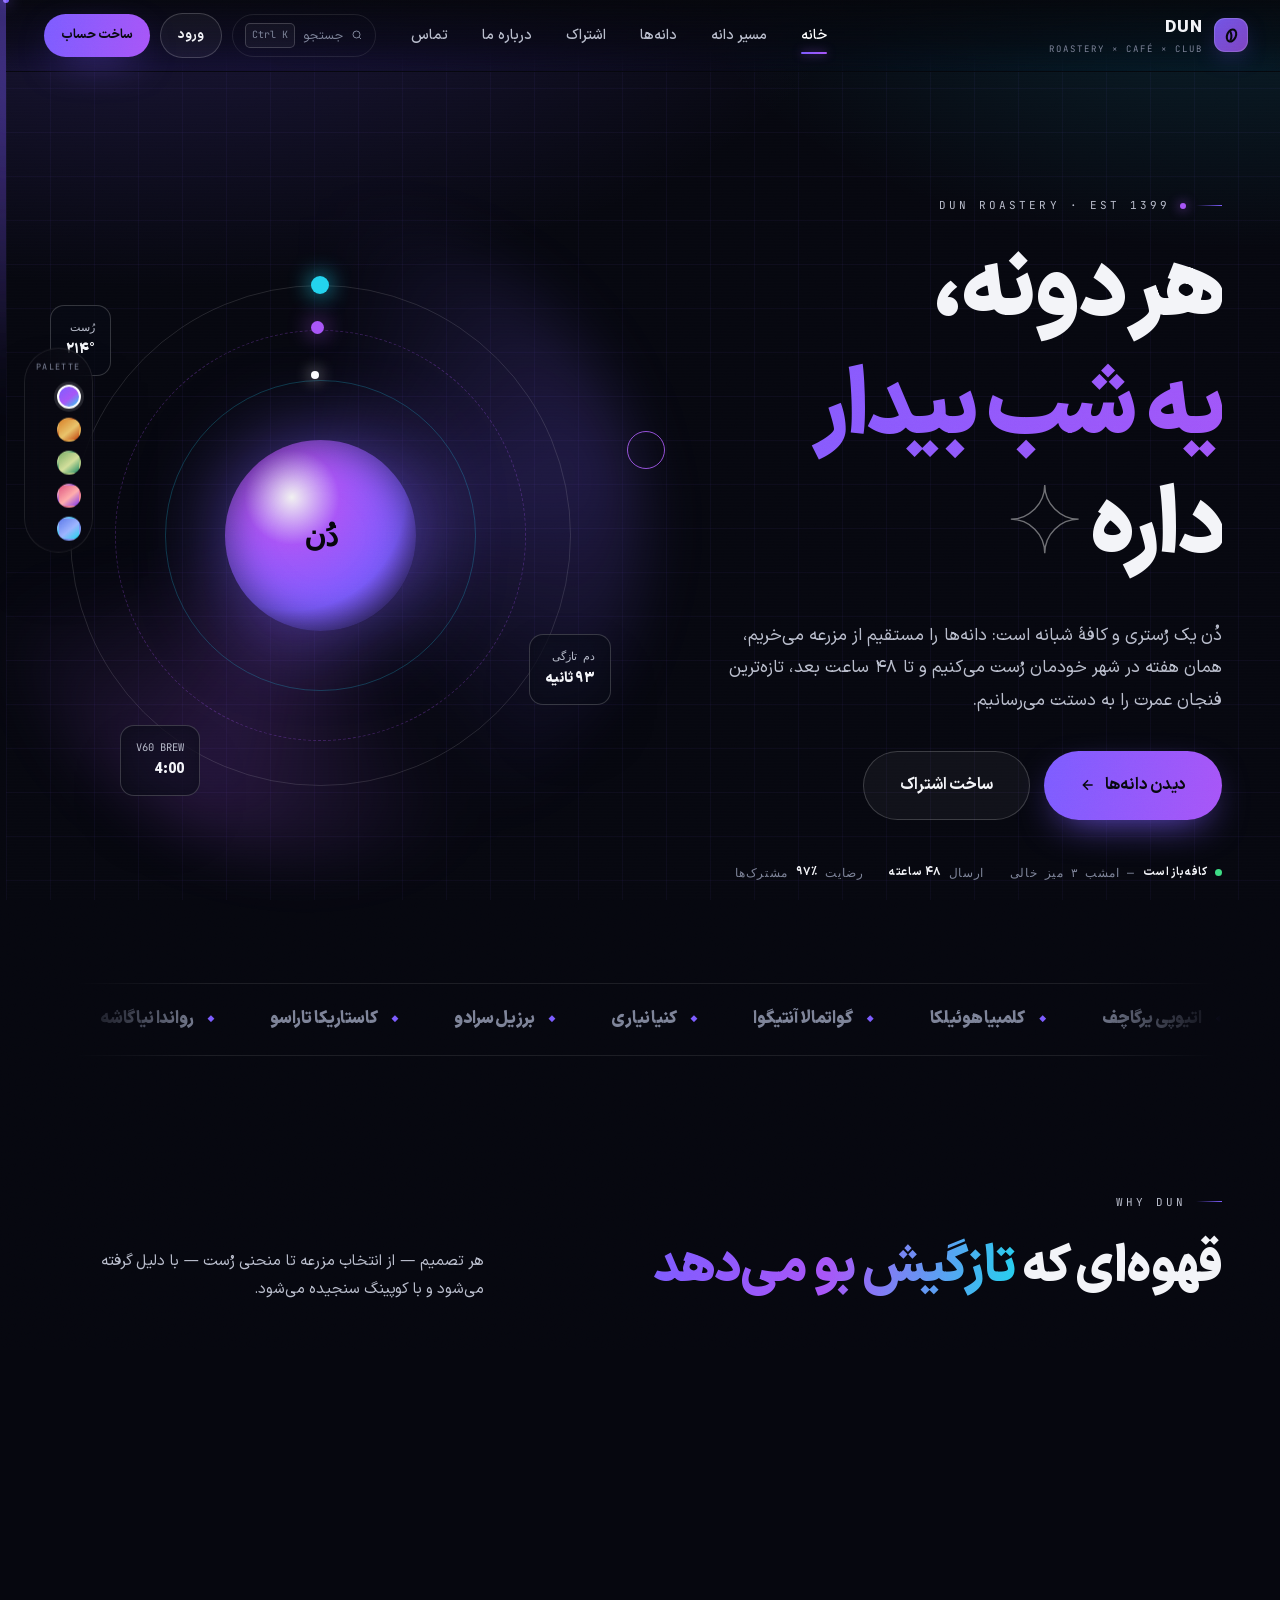
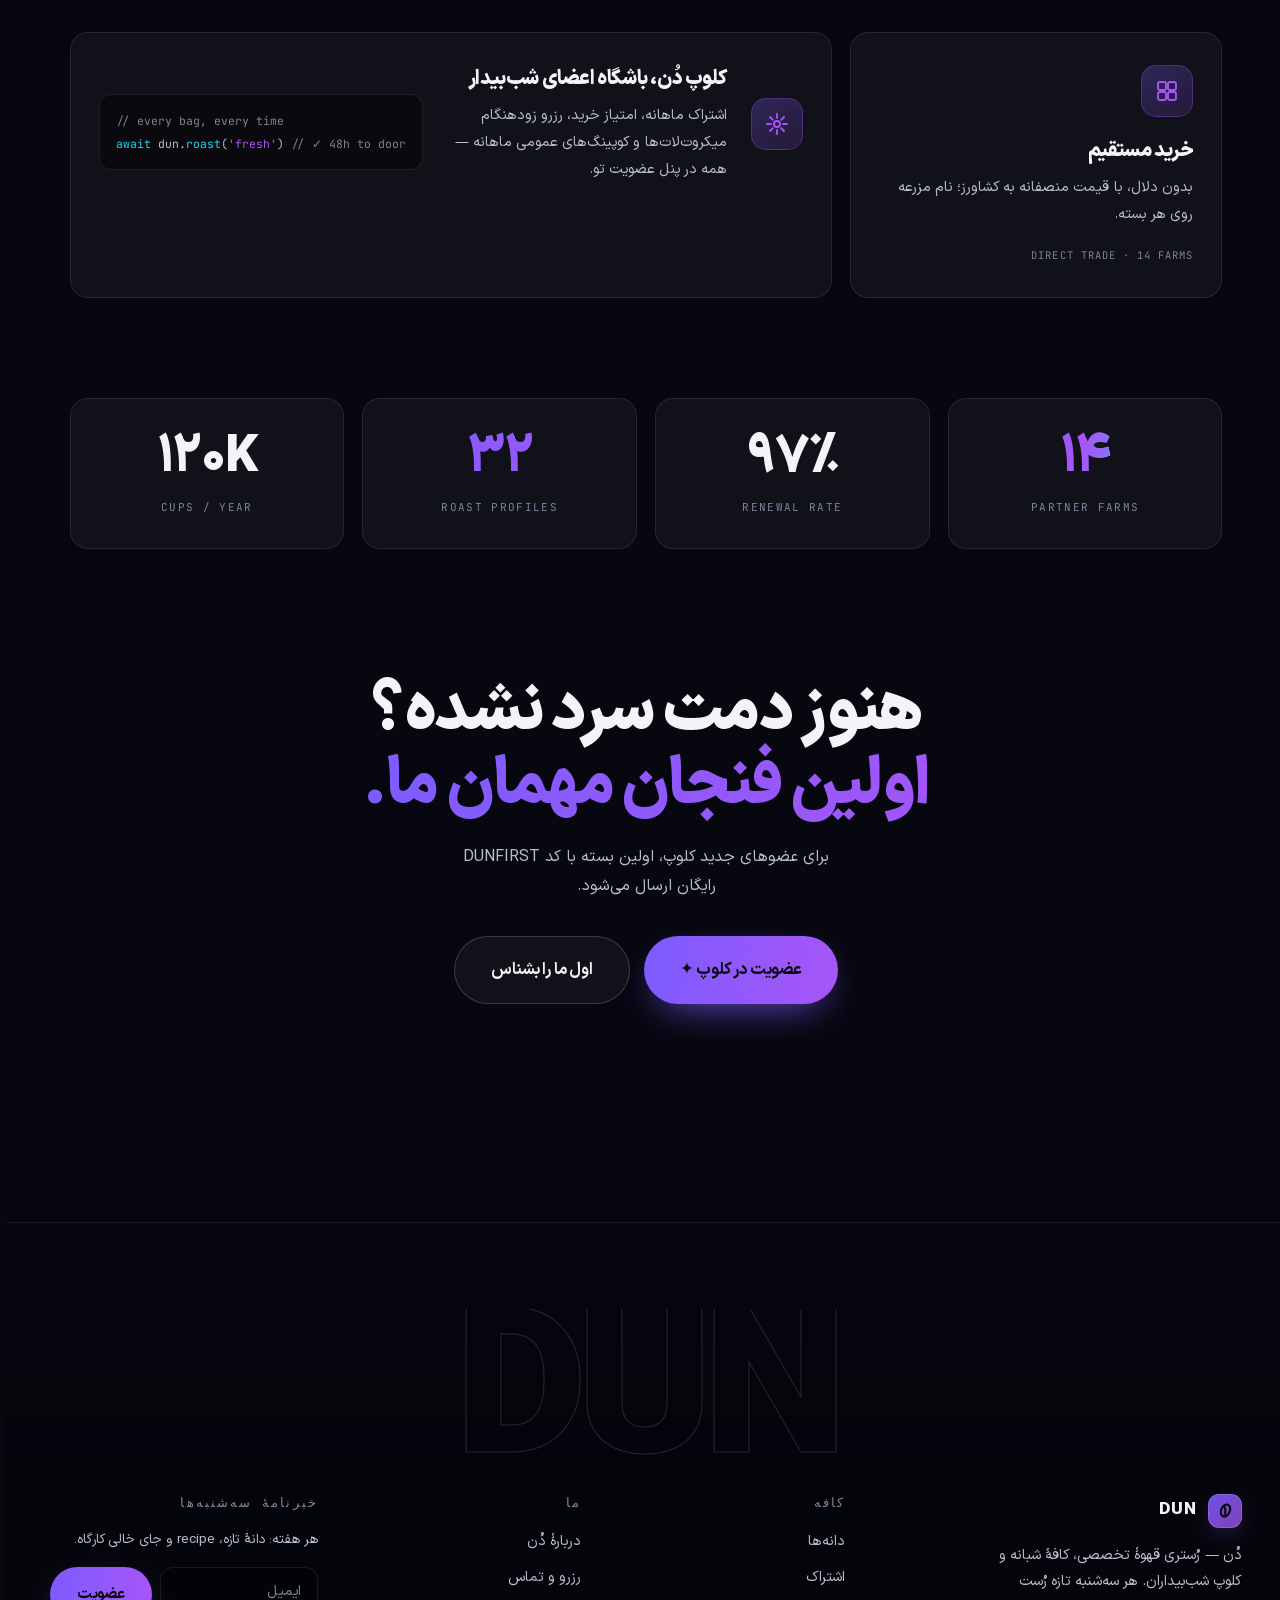
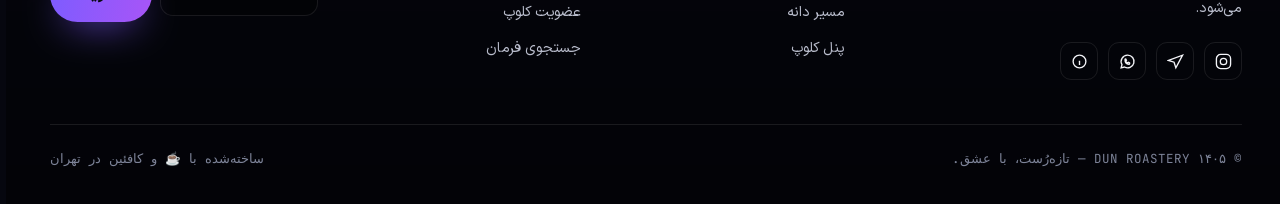
<file: index.html>
<!DOCTYPE html>
<html lang="fa" dir="rtl" data-palette="dun">
<head>
<meta charset="utf-8">
<meta name="viewport" content="width=device-width, initial-scale=1, viewport-fit=cover">
<title>DUN — رُستری و کافهٔ شبانه</title>
<meta name="description" content="دُن؛ رُستری قهوهٔ تخصصی و کافهٔ شبانه. دانه‌های تک‌خاستگاه، اشتراک ماهانه و کلوپ عاشقان قهوه.">
<meta name="color-scheme" content="dark">
<meta name="theme-color" content="#7c5cff">
<link rel="icon" href="data:image/svg+xml,%3Csvg xmlns='http://www.w3.org/2000/svg' viewBox='0 0 64 64'%3E%3Cdefs%3E%3ClinearGradient id='g' x1='0' y1='0' x2='1' y2='1'%3E%3Cstop offset='0' stop-color='%237c5cff'/%3E%3Cstop offset='1' stop-color='%23a855f7'/%3E%3C/linearGradient%3E%3C/defs%3E%3Crect width='64' height='64' rx='16' fill='url(%23g)'/%3E%3Cellipse cx='32' cy='32' rx='13' ry='19' transform='rotate(24 32 32)' fill='none' stroke='%2305060b' stroke-width='5'/%3E%3Cpath d='M27 17c7 9 7 21 3 30' stroke='%2305060b' stroke-width='5' fill='none' stroke-linecap='round'/%3E%3C/svg%3E">
<link rel="stylesheet" href="css/base.css">
<link rel="stylesheet" href="css/layout.css">
<link rel="stylesheet" href="css/views.css">
<link rel="stylesheet" href="css/dashboard.css">
</head>
<body>

<!-- atmosphere -->
<div id="aurora"></div>
<div id="grid-layer"></div>
<canvas id="bg-fx" aria-hidden="true"></canvas>
<div id="spotlight" aria-hidden="true"></div>
<div id="scan" aria-hidden="true"></div>
<div id="grain" aria-hidden="true"></div>
<div id="cur-ring" aria-hidden="true"></div>
<div id="cur-dot" aria-hidden="true"></div>

<!-- preloader -->
<div id="preloader">
  <div class="pre-in">
    <div class="pre-mark">
      <div class="pre-ring"></div>
      <svg class="pre-svg" viewBox="0 0 64 64"><defs><linearGradient id="pgrad" x1="0" y1="0" x2="1" y2="1"><stop offset="0" stop-color="#7c5cff"/><stop offset=".5" stop-color="#a855f7"/><stop offset="1" stop-color="#22d3ee"/></linearGradient></defs><path class="pre-path" d="M20 48V16h9a15 15 0 0 1 0 32h-9"/></svg>
    </div>
    <div class="pre-wordmark"></div>
    <div class="pre-bar"><i></i></div>
    <div class="pre-pct mono">BREWING SYSTEMS · 0%</div>
    <button class="pre-skip">رد کردن انیمیشن ↵</button>
  </div>
</div>

<div id="app">

<header class="topbar">
  <a class="brand" href="#home" data-view="home" aria-label="DUN — خانه">
    <span class="brand-mark"><svg viewBox="0 0 24 24"><ellipse cx="12" cy="12" rx="5.5" ry="8" transform="rotate(24 12 12)"/><path d="M9.5 5.5c3 4 3 9 1 13"/></svg></span>
    <span>DUN<small>ROASTERY × CAFÉ × CLUB</small></span>
  </a>
  <nav class="nav-links" aria-label="ناوبری اصلی">
    <button data-view="home">خانه</button>
    <button data-view="features">مسیر دانه</button>
    <button data-view="works">دانه‌ها</button>
    <button data-view="pricing">اشتراک</button>
    <button data-view="about">درباره ما</button>
    <button data-view="contact">تماس</button>
  </nav>
  <div class="nav-tail">
    <button class="cmdk" data-cmd aria-label="جستجوی فرمان"><svg width="12" height="12" viewBox="0 0 24 24" fill="none" stroke="currentColor" stroke-width="2"><circle cx="11" cy="11" r="7"/><path d="m20 20-3.5-3.5"/></svg>جستجو <span class="kbd">Ctrl K</span></button>
    <span id="nav-user" style="display:flex;gap:10px;align-items:center"></span>
    <button class="burger" aria-label="منو"><span></span><span></span><span></span></button>
  </div>
</header>

<div id="mmenu" aria-hidden="true">
  <button data-view="home">خانه</button>
  <button data-view="features">مسیر دانه</button>
  <button data-view="works">دانه‌ها</button>
  <button data-view="pricing">اشتراک</button>
  <button data-view="about">درباره ما</button>
  <button data-view="contact">تماس</button>
  <button data-view="login">ورود / عضویت کلوپ</button>
</div>

<main>

<!-- ================= 1 · HOME ================= -->
<section class="view" id="view-home">
  <div class="hero">
    <div class="hero-copy">
      <span class="eyebrow"><span class="dot"></span>DUN ROASTERY · EST 1399</span>
      <h1>
        <span class="line"><span>هر دونه،</span></span>
        <span class="line"><span class="grad grad-move">یه شب بیدار</span></span>
        <span class="line"><span>داره <em class="stroke-word" style="font-style:normal">✦</em></span></span>
      </h1>
      <p class="hero-sub">دُن یک رُستری و کافهٔ شبانه است: دانه‌ها را مستقیم از مزرعه می‌خریم، همان هفته در شهر خودمان رُست می‌کنیم و تا ۴۸ ساعت بعد، تازه‌ترین فنجان عمرت را به دستت می‌رسانیم.</p>
      <div class="hero-cta">
        <button class="btn btn-primary btn-lg" data-view="works">دیدن دانه‌ها
          <svg viewBox="0 0 24 24"><path d="M19 12H5m7-7-7 7 7 7"/></svg></button>
        <button class="btn btn-ghost btn-lg" data-view="pricing">ساخت اشتراک</button>
      </div>
      <div class="hero-meta">
        <span><i class="live"></i> <b>کافه باز است</b> — امشب ۳ میز خالی</span>
        <span>ارسال <b>۴۸ ساعته</b></span>
        <span>رضایت <b>۹۷٪</b> مشترک‌ها</span>
      </div>
    </div>
    <div class="hero-art tilt">
      <div class="ring"></div>
      <div class="ring r2"></div>
      <div class="ring r3"></div>
      <div class="ring-rot"><span class="sat"></span></div>
      <div class="ring-rot b"><span class="sat"></span></div>
      <div class="ring-rot c"><span class="sat"></span></div>
      <div class="orb-core"><span>دُن</span></div>
      <div class="hud h1">رُست <b>۲۱۴°</b></div>
      <div class="hud h2">دم تازگی <b>۹۳ ثانیه</b></div>
      <div class="hud h3">V60 BREW <b>4:00</b></div>
    </div>
  </div>

  <div class="marquee"><div class="mq-track" id="mq-track"></div></div>

  <div class="section">
    <div class="sec-head">
      <div>
        <span class="eyebrow">WHY DUN</span>
        <h2>قهوه‌ای که <span class="grad">تازگیش بو می‌دهد</span></h2>
      </div>
      <p>هر تصمیم — از انتخاب مزرعه تا منحنی رُست — با دلیل گرفته می‌شود و با کوپینگ سنجیده می‌شود.</p>
    </div>
    <div class="feat-grid">
      <div class="card feat reveal">
        <h3 style="font-size:clamp(22px,3vw,30px)">رُستی که <span class="grad">وسواس دارد</span></h3>
        <p>منحنی رُست هر دسته، بعد از ده‌ها کوپینگ آزمایشی قفل می‌شود. تاریخ رُست روی بسته، دروغ نیست.</p>
        <div class="bento-visual"><i></i><i></i><i></i><i></i><i></i><i></i><i></i></div>
      </div>
      <div class="card feat reveal">
        <span class="fic"><svg viewBox="0 0 24 24"><path d="M13 2 4.5 13.5H11l-1 8.5 9-12h-6l1-8z"/></svg></span>
        <h3>۴۸ ساعت تا فنجان</h3>
        <p>از درام رُست تا درِ خانه‌ات؛ هیچ دانه‌ای در انبار پیر نمی‌شود.</p>
        <div class="tag">FRESHNESS GUARANTEED</div>
      </div>
      <div class="card feat reveal">
        <span class="fic"><svg viewBox="0 0 24 24"><rect x="3" y="3" width="8" height="8" rx="2"/><rect x="13" y="3" width="8" height="8" rx="2"/><rect x="3" y="13" width="8" height="8" rx="2"/><rect x="13" y="13" width="8" height="8" rx="2"/></svg></span>
        <h3>خرید مستقیم</h3>
        <p>بدون دلال، با قیمت منصفانه به کشاورز؛ نام مزرعه روی هر بسته.</p>
        <div class="tag">DIRECT TRADE · 14 FARMS</div>
      </div>
      <div class="card feat reveal" style="grid-column:span 2">
        <div style="display:flex;gap:24px;flex-wrap:wrap;align-items:center">
          <span class="fic" style="margin:0"><svg viewBox="0 0 24 24"><circle cx="12" cy="12" r="3"/><path d="M12 2v4m0 12v4M2 12h4m12 0h4M5 5l2.8 2.8m8.4 8.4L19 19M19 5l-2.8 2.8M7.8 16.2 5 19"/></svg></span>
          <div style="flex:1;min-width:220px">
            <h3>کلوپ دُن، باشگاه اعضای شب‌بیدار</h3>
            <p>اشتراک ماهانه، امتیاز خرید، رزرو زودهنگام میکروت‌لات‌ها و کوپینگ‌های عمومی ماهانه — همه در پنل عضویت تو.</p>
          </div>
          <div class="mini-code" dir="ltr"><span class="c">// every bag, every time</span><br><span class="k">await</span> dun.<span class="k">roast</span>(<span class="s">'fresh'</span>) <span class="c">// ✓ 48h to door</span></div>
        </div>
      </div>
    </div>
  </div>

  <div class="stats" id="home-stats">
    <div class="stat reveal"><b class="grad">۱۴</b><small>PARTNER FARMS</small></div>
    <div class="stat reveal"><b>۹۷٪</b><small>RENEWAL RATE</small></div>
    <div class="stat reveal"><b class="grad-move grad">۳۲</b><small>ROAST PROFILES</small></div>
    <div class="stat reveal"><b>۱۲۰K</b><small>CUPS / YEAR</small></div>
  </div>

  <div class="section" style="text-align:center">
    <h2 style="font-size:clamp(30px,6vw,64px);line-height:1.15">هنوز دمت سرد نشده؟<br><span class="grad grad-move">اولین فنجان مهمان ما.</span></h2>
    <p style="color:var(--ink2);max-width:44ch;margin:18px auto 34px">برای عضوهای جدید کلوپ، اولین بسته با کد DUNFIRST رایگان ارسال می‌شود.</p>
    <div style="display:flex;gap:14px;justify-content:center;flex-wrap:wrap">
      <button class="btn btn-primary btn-lg" data-view="register">عضویت در کلوپ ✦</button>
      <button class="btn btn-ghost btn-lg" data-view="about">اول ما را بشناس</button>
    </div>
  </div>
</section>

<!-- ================= 2 · FEATURES (مسیر دانه) ================= -->
<section class="view" id="view-features">
  <div class="sec-head">
    <div><span class="eyebrow">BEAN JOURNEY</span><h2>از گیله تا فنجان، <span class="grad">شش ایستگاه</span></h2></div>
    <p>مسیری که یک دانهٔ سبز در دُن طی می‌کند تا به عطرِ فنجان تو برسد.</p>
  </div>
  <div class="feat-grid">
    <div class="card feat reveal">
      <span class="fic"><svg viewBox="0 0 24 24"><path d="M12 20h9M16.5 3.5a2.1 2.1 0 0 1 3 3L7 19l-4 1 1-4Z"/></svg></span>
      <h3>خرید و انتخاب مزرعه</h3>
      <p>هر فصل، نمونه‌ها را کوپینگ می‌کنیم؛ فقط ۸۶ امتیاز به بالا وارد سبد می‌شود — با نام مزرعه و قیمت شفاف.</p>
      <div class="tag">SOURCING · 86+ CUP SCORE</div>
    </div>
    <div class="card feat reveal">
      <span class="fic"><svg viewBox="0 0 24 24"><path d="m16 18 6-6-6-6M8 6l-6 6 6 6"/></svg></span>
      <h3>رُست هفتگی</h3>
      <p>درام ۱۵ کیلویی، منحنی ثبت‌شده، سه درجه: لایت فیلتر، مدیوم همه‌کاره، دارک اسپرسو.</p>
      <div class="tag">15KG DRUM · EVERY TUESDAY</div>
    </div>
    <div class="card feat reveal">
      <span class="fic"><svg viewBox="0 0 24 24"><path d="M13 2 4.5 13.5H11l-1 8.5 9-12h-6l1-8z"/></svg></span>
      <h3>استراحت و گازگیری</h3>
      <p>دانه‌ها ۵ تا ۹ روز می‌خوابند تا گاز CO₂ برود و طعم بنشیند؛ تاریخ استراحت روی بسته درج می‌شود.</p>
      <div class="tag">RESTED 5–9 DAYS</div>
    </div>
    <div class="card feat reveal">
      <span class="fic"><svg viewBox="0 0 24 24"><path d="M3 3v18h18M7 15l4-6 3 3 5-8"/></svg></span>
      <h3>باریستا و دم‌آوری</h3>
      <p>اسپرسوبار کافه، recipes دقیق برای V60، ایروپرس و موکاپات — با پشتیبانی چت کلوپ.</p>
      <div class="tag">RECIPES · SUPPORT CHAT</div>
    </div>
    <div class="card feat reveal">
      <span class="fic"><svg viewBox="0 0 24 24"><rect x="5" y="2" width="14" height="20" rx="3"/><path d="M12 18h.01"/></svg></span>
      <h3>کارگاه‌های حضوری</h3>
      <p>کوپینگ عمومی، لاته‌آرت و دم‌آوری دستی — هر ماه، دور میز بلند کافه.</p>
      <div class="tag">CUPPING · LATTE ART</div>
    </div>
    <div class="card feat reveal">
      <span class="fic"><svg viewBox="0 0 24 24"><path d="M12 2a4 4 0 0 1 4 4c0 1.5-.8 2.8-2 3.5V11h3a4 4 0 1 1 0 8h-1M12 2a4 4 0 0 0-4 4c0 1.5.8 2.8 2 3.5V11H7a4 4 0 1 0 0 8h1"/></svg></span>
      <h3>میکروت‌لات‌ها</h3>
      <p>بچ‌های کوچک و کمیاب؛ اول اعضای کلوپ می‌چشند، بعد اگر ماند برای بقیه.</p>
      <div class="tag">MICRO LOT · MEMBERS FIRST</div>
    </div>
  </div>

  <div class="section">
    <div class="sec-head"><div><span class="eyebrow">PROCESS</span><h2>هفته‌ای که دانه <span class="grad">متولد می‌شود</span></h2></div></div>
    <div class="card reveal" style="padding:36px">
      <div class="timeline">
        <div class="tl"><span>شنبه</span><b>کوپینگ نمونهٔ هفته</b><p>پنل ۵ قهوهٔ تست؛ تصمیم با امتیاز و بحث تیم، نه سلیقهٔ یک نفر.</p></div>
        <div class="tl"><span>یکشنبه</span><b>برنامهٔ رُست</b><p>وزن سبدها، پروفایل‌ها و حجم سفارش‌های اشتراک قفل می‌شود.</p></div>
        <div class="tl"><span>دوشنبه</span><b>تست رُست نمونه</b><p>هر پروفایل تازه اول ۵۰۰ گرمی تست می‌شود، بعد اصلاح.</p></div>
        <div class="tl"><span>سه‌شنبه</span><b>رُست تولید</b><p>درام روشن می‌شود؛ دما و زمان ثانیه‌به‌ثانیه لاگ می‌شود.</p></div>
        <div class="tl"><span>چهارشنبه</span><b>بسته‌بندی و استراحت</b><p>والو یک‌طرفه، تاریخ رُست، و ورود به قفسهٔ استراحت.</p></div>
        <div class="tl"><span>پنج‌شنبه</span><b>ارسال و کافه</b><p>بسته‌ها به راه می‌افتند؛ کافه تا نیمه‌شب بوی تازگی می‌دهد.</p></div>
      </div>
    </div>
  </div>

  <div class="stats">
    <div class="stat reveal"><b data-count="214" data-suffix="°">0</b><small>ROAST TEMP</small></div>
    <div class="stat reveal"><b data-count="48" data-suffix="h">0</b><small>TO YOUR DOOR</small></div>
    <div class="stat reveal"><b data-count="86" data-suffix="+">0</b><small>CUP SCORE MIN</small></div>
    <div class="stat reveal"><b data-count="9" data-suffix=" روز">0</b><small>BEAN REST</small></div>
  </div>
</section>

<!-- ================= 3 · WORKS (دانه‌ها) ================= -->
<section class="view" id="view-works">
  <div class="sec-head">
    <div><span class="eyebrow">THE BEANS</span><h2>دانه‌هایی که <span class="grad">عطرشان می‌ماند</span></h2></div>
    <div class="filters" id="work-filters"></div>
  </div>
  <div class="works-grid" id="works-grid"></div>
  <p class="reveal" style="margin-top:34px;color:var(--ink3);font-size:13.5px;text-align:center">روی هر دانه بزن تا شناسنامهٔ کاملش را ببینی ✦</p>
</section>

<!-- ================= 4 · PRICING (اشتراک) ================= -->
<section class="view" id="view-pricing">
  <div class="sec-head" style="flex-direction:column;align-items:center;text-align:center">
    <span class="eyebrow">SUBSCRIPTION</span>
    <h2>قهوه‌ات، <span class="grad">منظم مثل ساعت</span></h2>
    <p style="margin:12px 0 26px">هر ماه، تازه‌رُست‌شده جلوی در. لغو و تغییر هر وقت خواستی، بدون جریمه.</p>
    <div class="toggle" id="pricing-toggle">
      <button data-cycle="m" class="on">ماهانه</button>
      <button data-cycle="y">فصلی</button>
      <span class="save">−۲۰٪</span>
    </div>
  </div>
  <div class="price-grid" id="price-grid"></div>
  <div class="faq reveal" id="faq">
    <div class="qa"><button>قیمت‌ها به تومان است؟<i>+</i></button><div class="ans"><p>بله، همهٔ قیمت‌ها تومان و شامل بسته‌بندی است؛ ارسال برای اشتراک‌های فصلی رایگان، برای ماهانه بالای ۱٫۵ میلیون رایگان است.</p></div></div>
    <div class="qa"><button>آسیاب یا دانه؟<i>+</i></button><div class="ans"><p>در پنل کلوپ انتخاب می‌کنی: دانهٔ کامل، اسپرسو، فیلتر (V60/کمیکس)، فرنچ‌پرس یا ایروپرس. هر زمان قابل تغییر است.</p></div></div>
    <div class="qa"><button>اگر قهوه‌ام تمام شود زودتر بفرستید؟<i>+</i></button><div class="ans"><p>از پنل «ارسال زودتر» می‌زنی؛ اگر در دورهٔ همان ماه باشیم، بدون هزینه اضافه جابه‌جا می‌شود.</p></div></div>
    <div class="qa"><button>کافه و کارگاه برای اعضای کلوپ دارد؟<i>+</i></button><div class="ans"><p>بله؛ کوپینگ ماهانه رایگان، تخفیف ۱۵ تا ۳۰ درصدی کارگاه‌ها و رزرو زودهنگام میکروت‌لات‌ها بسته به پلن فعال می‌شود.</p></div></div>
  </div>
</section>

<!-- ================= 5 · ABOUT ================= -->
<section class="view" id="view-about">
  <div class="about-top">
    <div>
      <span class="eyebrow">OUR STORY</span>
      <h2>همه‌چیز از یک <span class="grad">ماهیتابهٔ مسی</span> شروع شد</h2>
      <p>دُن در زمستان ۱۳۹۹ با یک درام دستیِ سه‌کیلویی در پارکینگ خانه شروع شد: خسته از قهوه‌هایی که تاریخ رُستشان رویش نبود. امروز در انباری قدیمی در جنوب شهر رُست می‌کنیم، کوپینگ می‌گذاریم و شب‌ها کافه‌مان تا نیمه‌شب روشن است.</p>
      <p style="margin-top:14px">تیم ما چهار رُستر و باریستاست که هر هفته چشم‌بند می‌زنند و کور می‌چشند؛ چون باور داریم زبانِ قهوه، بو و طعم است نه برند و بسته‌بندی.</p>
      <div class="stack">
        <span class="chip"><i></i>V60</span><span class="chip"><i></i>AeroPress</span><span class="chip"><i></i>Chemex</span>
        <span class="chip"><i></i>French Press</span><span class="chip"><i></i>Moka Pot</span><span class="chip"><i></i>Siphon</span>
        <span class="chip"><i></i>Espresso Bar</span><span class="chip"><i></i>Nitro Tap</span>
      </div>
    </div>
    <div class="quote reveal">
      <p>قهوهٔ بد، دقیقه‌ها را خراب می‌کند؛ قهوهٔ خوب، ساعت‌ها را زنده نگه می‌دارد.</p>
      <footer>— بیانیهٔ رُستری دُن، ۱۴۰۱</footer>
    </div>
  </div>

  <div class="values">
    <div class="value reveal"><span>01</span><h4>تازگی، بی‌رحمانه</h4><p>هر چه قدیمی‌تر از ۴۰ روز از رُست، از قفسه بیرون — حتی اگر پرفروش باشد.</p></div>
    <div class="value reveal"><span>02</span><h4>قیمتِ منصفانه</h4><p>سهم کشاورز شفاف؛ روی هر بسته نوشته شده چند درصد پول به مزرعه رسیده.</p></div>
    <div class="value reveal"><span>03</span><h4>طعم بر مد</h4><p>پروفایل‌ها با کوپینگ کور قفل می‌شوند، نه با ترندهای اینستاگرام.</p></div>
    <div class="value reveal"><span>04</span><h4>شب‌های بیدار</h4><p>کافه تا نیمه‌شب باز است؛ چون ایده‌ها معمولاً ساعت ۱۱ شب می‌آیند.</p></div>
  </div>

  <div class="section">
    <div class="sec-head"><div><span class="eyebrow">THE HUMANS</span><h2>پشت <span class="grad">درامِ رُست</span></h2></div></div>
    <div class="team">
      <div class="member reveal"><div class="av" style="background:linear-gradient(140deg,var(--a1),var(--a2))">BD</div><h4>بهرام دادمان</h4><small>HEAD ROASTER</small><p>پانزده سال، چهار قاره، یک وسواس: منحنی رُست بی‌نقص.</p></div>
      <div class="member reveal"><div class="av" style="background:linear-gradient(140deg,var(--a2),var(--a3))">SM</div><h4>سارا موحد</h4><small>LEAD BARISTA</small><p>دو قهرمانی لاته‌آرت؛ دستش روی پرتافیلتر می‌لرزد فقط از شدت دقت.</p></div>
      <div class="member reveal"><div class="av" style="background:linear-gradient(140deg,var(--a3),var(--a1))">KR</div><h4>کیوان راد</h4><small>SOURCING</small><p>فصل‌ها را در مزارعهٔ اتیوپی و کلمبیا می‌گذراند؛ با هر کشاورز دست می‌دهد.</p></div>
      <div class="member reveal"><div class="av" style="background:linear-gradient(140deg,var(--a1),var(--a3))">NA</div><h4>نسترن آذر</h4><small>CAFE &amp; EDUCATION</small><p>مدرس کارگاه‌ها و مسئول دسرهای نیمه‌شب؛ کافه بدون او فقط یک رُستری است.</p></div>
    </div>
  </div>

  <div class="section" style="text-align:center">
    <h2 style="font-size:clamp(24px,4vw,40px)">می‌خواید اول بو کنید، بعد عضو شوید؟</h2>
    <div style="display:flex;gap:14px;justify-content:center;flex-wrap:wrap;margin-top:26px">
      <button class="btn btn-primary" data-view="contact">رزرو میز امشب</button>
      <button class="btn btn-ghost" data-view="works">اول دانه‌ها را ببینید</button>
    </div>
  </div>
</section>

<!-- ================= 6 · CONTACT ================= -->
<section class="view" id="view-contact">
  <div class="sec-head" style="flex-direction:column;align-items:center;text-align:center">
    <span class="eyebrow">PULL UP A CHAIR</span>
    <h2>بیا <span class="grad">روبروی درام بنشین</span></h2>
    <p style="margin-top:12px">فرم را پر کن؛ قبل از نیمه‌شب جواب می‌دهیم. عجله داری؟ زنگ بزن، صدای خِرخرِ آسیاب را می‌شنوی.</p>
  </div>
  <div class="contact-wrap">
    <div class="form-card reveal" id="contact-body">
      <form id="contact-form" novalidate>
        <div class="field-row">
          <div class="field"><input id="c-name" placeholder=" " autocomplete="name"><label for="c-name">نام و نام خانوادگی</label><div class="err"></div></div>
          <div class="field"><input id="c-email" type="email" placeholder=" " autocomplete="email" dir="ltr"><label for="c-email">ایمیل</label><div class="err"></div></div>
        </div>
        <div class="field filled"><select id="c-type">
          <option value="">موضوع را انتخاب کنید…</option>
          <option>رزرو میز کافه</option><option>ثبت‌نام کارگاه</option><option>سفارش عمده / کافه و دفتر</option>
          <option>پرسش دربارهٔ اشتراک</option><option>همکاری و تأمین دانه</option><option>سایر</option>
        </select><label for="c-type">موضوع</label><div class="err"></div></div>
        <div class="field"><textarea id="c-msg" placeholder=" " rows="4"></textarea><label for="c-msg">بنویس چه می‌خواهی؛ ساعت، تعداد نفر، طعم موردعلاقه…</label><div class="err"></div></div>
        <div id="c-track" style="margin-bottom:16px"></div>
        <button type="submit" class="btn btn-primary btn-block btn-lg">رزرو کن ☕</button>
      </form>
    </div>
    <div>
      <div class="info-list">
        <div class="info reveal"><span class="ic"><svg viewBox="0 0 24 24"><path d="M21 10c0 6-9 12-9 12S3 16 3 10a9 9 0 0 1 18 0Z"/><circle cx="12" cy="10" r="3"/></svg></span><div><b>کافه و رُستری</b><span>تهران، خیابان بهشت، کوچهٔ موبری، پلاک ۱۲</span></div></div>
        <div class="info reveal"><span class="ic"><svg viewBox="0 0 24 24"><path d="M22 16.9v3a2 2 0 0 1-2.2 2A19.8 19.8 0 0 1 2.1 4.2 2 2 0 0 1 4.1 2h3a2 2 0 0 1 2 1.7c.1 1 .4 2 .7 2.9a2 2 0 0 1-.5 2.1L8 10a16 16 0 0 0 6 6l1.3-1.3a2 2 0 0 1 2.1-.4c.9.3 1.9.6 2.9.7a2 2 0 0 1 1.7 2Z"/></svg></span><div><b>زنگ بزن</b><span dir="ltr">+98 21 66 55 44 33</span></div></div>
        <div class="info reveal"><span class="ic"><svg viewBox="0 0 24 24"><rect x="2" y="4" width="20" height="16" rx="3"/><path d="m2 7 10 6L22 7"/></svg></span><div><b>ایمیل</b><span>hello@dun.cafe</span></div></div>
        <div class="info reveal"><span class="ic"><svg viewBox="0 0 24 24"><circle cx="12" cy="12" r="9"/><path d="M12 7v5l3 2"/></svg></span><div><b>ساعات</b><span>هر روز · ۸ صبح تا ۲۴ — جمعه‌ها تا ۱ بامداد</span></div></div>
      </div>
      <div class="socials">
        <button class="social reveal" data-social="اینستاگرام">اینستاگرام <span>@dun.roastery ↗</span></button>
        <button class="social reveal" data-social="تلگرام">تلگرام <span>@duncafe ↗</span></button>
        <button class="social reveal" data-social="واتساپ">واتساپ <span>پشتیبانی کلوپ ↗</span></button>
        <button class="social reveal" data-social="کافه‌بوک">کافه‌بوک <span>منوی شب ↗</span></button>
      </div>
    </div>
  </div>
</section>

<!-- ================= 7 · LOGIN ================= -->
<section class="view" id="view-login">
  <div class="auth-shell">
    <div class="auth-side">
      <div class="auth-orb o1"></div><div class="auth-orb o2"></div>
      <div>
        <span class="eyebrow" style="color:#fff">DUN CLUB</span>
        <h3 id="auth-side-h">خوش برگشتی، شب‌بیدار ✦</h3>
      </div>
      <ul>
        <li><b>✓</b> پیگیری بسته‌ها و تاریخ رُست هر ارسال</li>
        <li><b>✓</b> رزرو زودهنگام میکروت‌لات‌ها و کوپینگ ماه</li>
        <li><b>✓</b> امتیاز خرید، تخفیف کارگاه و منوی شب</li>
      </ul>
      <div class="mono" style="font-size:10px;letter-spacing:.18em;position:relative;z-index:1;opacity:.8">SECURE · AES-256 · DEMO BUILD</div>
    </div>
    <div class="auth-panel">
      <div class="tabs">
        <button data-view="login" class="on">ورود</button>
        <button data-view="register">عضویت کلوپ</button>
      </div>
      <form class="auth-form on" id="login-form" novalidate>
        <h3>ورود به کلوپ</h3>
        <p>با همان ایمیلی که عضو شدی وارد شو.</p>
        <div class="field"><input id="l-email" type="email" placeholder=" " autocomplete="email" dir="ltr"><label for="l-email">ایمیل</label><div class="err"></div></div>
        <div class="field pw-wrap"><input id="l-pass" type="password" placeholder=" " autocomplete="current-password" dir="ltr"><label for="l-pass">رمز عبور</label>
          <button type="button" class="pw-eye" data-eye="l-pass" aria-label="نمایش رمز">👁</button><div class="err"></div></div>
        <a class="forgot" href="#" data-forget="ایمیلت">رمزت را گم کرده‌ای؟</a>
        <button class="btn btn-primary btn-block btn-lg" type="submit">ورود ✦</button>
        <div class="auth-alt">OR WAKE UP WITH</div>
        <div class="oauth">
          <button type="button" data-oauth="گوگل"><svg viewBox="0 0 24 24"><path fill="#4285F4" d="M23 12.3c0-.9-.1-1.5-.2-2.2H12v4.3h6.3c-.1 1-.8 2.5-2.4 3.5l3.7 2.9c2.3-2.1 3.4-5.1 3.4-8.5Z"/><path fill="#34A853" d="M12 24c3.2 0 5.9-1.1 7.9-2.9l-3.7-2.9c-1 .7-2.4 1.2-4.2 1.2a7.3 7.3 0 0 1-6.9-5L1.3 14.5A12 12 0 0 0 12 24Z"/><path fill="#FBBC05" d="M5.1 14.4a7.4 7.4 0 0 1 0-4.7L1.3 6.7a12.2 12.2 0 0 0 0 10.8l3.8-3.1Z"/><path fill="#EA4335" d="M12 4.8c1.8 0 3 .8 3.7 1.4L19 3C17 1.1 14.5 0 12 0 7.3 0 3.3 2.7 1.3 6.7l3.8 3A7.3 7.3 0 0 1 12 4.8Z"/></svg>گوگل</button>
          <button type="button" data-oauth="اپل"><svg viewBox="0 0 24 24" fill="currentColor"><path d="M17.05 20.28c-.98.95-2.05.8-3.08.35-1.09-.46-2.09-.48-3.24 0-1.44.62-2.2.44-3.06-.35C2.79 15.25 3.51 7.59 9.05 7.31c1.35.07 2.29.74 3.08.8 1.18-.24 2.31-.93 3.57-.84 1.51.12 2.65.72 3.4 1.8-3.12 1.87-2.38 5.98.48 7.13-.57 1.5-1.31 2.99-2.54 4.09l.01-.9zM12.03 7.25c-.15-2.23 1.66-4.07 3.74-4.25.29 2.58-2.34 4.5-3.74 4.25Z"/></svg>اپل</button>
        </div>
        <p class="auth-foot">عضو کلوپ نیستی؟ <button type="button" data-view="register">همین حالا عضو شو</button> — فنجان اول رایگان.</p>
        <p class="auth-foot mono" style="margin-top:6px">demo account · admin@dun.cafe / dun1234</p>
      </form>
    </div>
  </div>
</section>

<!-- ================= 8 · REGISTER ================= -->
<section class="view" id="view-register">
  <div class="auth-shell">
    <div class="auth-side">
      <div class="auth-orb o1"></div><div class="auth-orb o2"></div>
      <div>
        <span class="eyebrow" style="color:#fff">JOIN THE CLUB</span>
        <h3>بیایید شب‌ها را بیدار نگه داریم ✦</h3>
      </div>
      <ul>
        <li><b>۱</b> عضو شو و طعم موردعلاقه‌ات را انتخاب کن</li>
        <li><b>۲</b> اولین بسته با کد DUNFIRST رایگان می‌رسد</li>
        <li><b>۳</b> هر سه‌شنبه، تازه‌رُست جلوی درت</li>
      </ul>
      <div class="mono" style="font-size:10px;letter-spacing:.18em;position:relative;z-index:1;opacity:.8">NO SPAM · NO LOCK-IN · CANCEL ANYTIME</div>
    </div>
    <div class="auth-panel">
      <div class="tabs">
        <button data-view="login">ورود</button>
        <button data-view="register" class="on">عضویت کلوپ</button>
      </div>
      <form class="auth-form on" id="register-form" novalidate>
        <h3>عضویت در کلوپ دُن</h3>
        <p>رایگان است؛ فقط هزینهٔ قهوه‌ات را پرداخت می‌کنی.</p>
        <div class="field"><input id="r-name" placeholder=" " autocomplete="name"><label for="r-name">نام و نام خانوادگی</label><div class="err"></div></div>
        <div class="field"><input id="r-email" type="email" placeholder=" " autocomplete="email" dir="ltr"><label for="r-email">ایمیل</label><div class="err"></div></div>
        <div class="field pw-wrap"><input id="r-pass" type="password" placeholder=" " autocomplete="new-password" dir="ltr"><label for="r-pass">رمز عبور</label>
          <button type="button" class="pw-eye" data-eye="r-pass" aria-label="نمایش رمز">👁</button><div class="err"></div></div>
        <div class="meter" id="meter"><i></i><i></i><i></i><i></i><i></i></div>
        <div class="meter-txt" id="meter-txt">قدرت رمز: خیلی ضعیف</div>
        <div class="field pw-wrap"><input id="r-pass2" type="password" placeholder=" " autocomplete="new-password" dir="ltr"><label for="r-pass2">تکرار رمز</label>
          <button type="button" class="pw-eye" data-eye="r-pass2" aria-label="نمایش رمز">👁</button><div class="err"></div></div>
        <label class="check"><input type="checkbox" id="r-terms"><span>قوانین کلوپ و <a href="#pricing">شرایط اشتراک</a> را می‌پذیرم.</span></label>
        <button class="btn btn-primary btn-block btn-lg" type="submit">عضویت 🚀</button>
        <p class="auth-foot">قبلاً عضو شده‌ای؟ <button type="button" data-view="login">وارد شو</button></p>
      </form>
    </div>
  </div>
</section>

<!-- ================= 9 · DASHBOARD ================= -->
<section class="view" id="view-dashboard">
  <div class="dash-top dsec" style="--d:.05s" id="dash-head"></div>
  <div class="dash-kpis dsec" style="--d:.15s" id="dash-kpis"></div>
  <div class="dash-grid">
    <div class="panel dsec" style="--d:.28s" id="p-chart"></div>
    <div class="panel p-gauges dsec" style="--d:.36s" id="p-gauges"></div>
  </div>
  <div class="dash-grid">
    <div class="panel p-projects dsec" style="--d:.46s" id="p-projects"></div>
    <div class="panel dsec" style="--d:.54s" id="p-timeline"></div>
  </div>
  <div class="gates dsec" style="--d:.64s" id="dash-gates"></div>
</section>

</main>

<footer class="footer">
  <div class="f-giant" aria-hidden="true">DUN</div>
  <div class="f-grid">
    <div class="f-about">
      <a class="brand" href="#home" data-view="home"><span class="brand-mark"><svg viewBox="0 0 24 24"><ellipse cx="12" cy="12" rx="5.5" ry="8" transform="rotate(24 12 12)"/><path d="M9.5 5.5c3 4 3 9 1 13"/></svg></span><span>DUN</span></a>
      <p>دُن — رُستری قهوهٔ تخصصی، کافهٔ شبانه و کلوپ شب‌بیداران. هر سه‌شنبه تازه رُست می‌شود.</p>
      <div class="f-social">
        <button aria-label="اینستاگرام"><svg viewBox="0 0 24 24"><rect x="2" y="2" width="20" height="20" rx="6"/><circle cx="12" cy="12" r="4.5"/><path d="M17.5 6.5h.01"/></svg></button>
        <button aria-label="تلگرام"><svg viewBox="0 0 24 24"><path d="m22 3-9.5 18-2.5-8L2 10.5 22 3Z"/></svg></button>
        <button aria-label="واتساپ"><svg viewBox="0 0 24 24"><path d="M12 3a9 9 0 0 0-7.8 13.5L3 21l4.7-1.2A9 9 0 1 0 12 3Z"/><path d="M8.5 9.5c0 4 2 6 5.5 6.5.8-.2 1.5-1.5.8-2.2l-1.6-.8-1 1c-1.5-.7-2.2-1.4-2.7-2.9l1-.9-.8-1.6c-.7-.7-1.2 0-1.2.9Z"/></svg></button>
        <button aria-label="درباره ما" data-view="about"><svg viewBox="0 0 24 24"><circle cx="12" cy="12" r="9"/><path d="M12 8v.01M11 12h1v4h1"/></svg></button>
      </div>
    </div>
    <div><h4>کافه</h4><ul><li><button data-view="works">دانه‌ها</button></li><li><button data-view="pricing">اشتراک</button></li><li><button data-view="features">مسیر دانه</button></li><li><button data-view="dashboard">پنل کلوپ</button></li></ul></div>
    <div><h4>ما</h4><ul><li><button data-view="about">دربارهٔ دُن</button></li><li><button data-view="contact">رزرو و تماس</button></li><li><button data-view="register">عضویت کلوپ</button></li><li><button data-cmd>جستجوی فرمان</button></li></ul></div>
    <div><h4>خبرنامهٔ سه‌شنبه‌ها</h4><p style="font-size:13.5px;color:var(--ink2);margin-bottom:14px">هر هفته: دانهٔ تازه، recipe و جای خالی کارگاه.</p>
      <div style="display:flex;gap:8px"><div class="field" style="flex:1;margin:0"><input id="nl-email" placeholder=" " dir="ltr" style="padding:14px 14px 6px"><label for="nl-email" style="top:11px">ایمیل</label></div><button class="btn btn-primary" data-newsletter>عضویت</button></div>
    </div>
  </div>
  <div class="f-bottom"><span>© <span id="year">۱۴۰۳</span> DUN ROASTERY — تازه‌رُست، با عشق.</span><span>ساخته‌شده با ☕ و کافئین در تهران</span></div>
</footer>

<div id="progress" style="position:fixed;top:0;inset-inline-start:0;width:100%;height:2px;z-index:700;transform-origin:right;background:linear-gradient(90deg,var(--a1),var(--a2),var(--a3));transform:scaleX(0)"></div>
<div id="dock"></div>

<div class="modal" id="modal"><div class="modal-card"></div></div>

<div class="cmd-overlay" id="cmd">
  <div class="cmd-box">
    <input id="cmd-input" placeholder="چه چیزی دم می‌کنی؟…" aria-label="جستجوی فرمان">
    <div class="cmd-list" id="cmd-list"></div>
  </div>
</div>

<div id="toasts"></div>

</div><!-- /#app -->

<script src="js/app.core.js"></script>
<script src="js/app.views.js"></script>
</body>
</html>
</file>
<file: css/base.css>
/* ============ DUN — base: tokens, palettes, reset, atmosphere ============ */

@font-face{font-family:'IRANSansX';font-style:normal;font-weight:400;font-display:swap;src:url("../fonts/IRANSansX-Regular.woff2") format('woff2')}
@font-face{font-family:'IRANSansX';font-style:normal;font-weight:500;font-display:swap;src:url("../fonts/IRANSansX-Medium.woff2") format('woff2')}
@font-face{font-family:'IRANSansX';font-style:normal;font-weight:700;font-display:swap;src:url("../fonts/IRANSansX-Bold.woff2") format('woff2')}
@font-face{font-family:'IRANSansX';font-style:normal;font-weight:900;font-display:swap;src:url("../fonts/IRANSansX-Black.woff2") format('woff2')}
@font-face{font-family:'DunMono';font-style:normal;font-weight:400;font-display:swap;src:url("../fonts/JB-Mono.woff2") format('woff2')}

/* ---------- palettes (switchable) ---------- */
:root,[data-palette="dun"]{
  --a1:#7c5cff; --a2:#a855f7; --a3:#22d3ee;
  --a1s:124, 92, 255; --a2s:168, 85, 247; --a3s:34, 211, 238;
  --bg0:#06070f; --bg1:#0b0d1a;
}
[data-palette="espresso"]{
  --a1:#d9822b; --a2:#e9c46a; --a3:#c1440e;
  --a1s:217,130,43; --a2s:233,196,106; --a3s:193,68,14;
  --bg0:#0a0604; --bg1:#130b07;
}
[data-palette="matcha"]{
  --a1:#7fb069; --a2:#d4e09b; --a3:#208b64;
  --a1s:127,176,105; --a2s:212,224,155; --a3s:32,139,100;
  --bg0:#060a06; --bg1:#0c130c;
}
[data-palette="berry"]{
  --a1:#e05780; --a2:#ffadad; --a3:#8338ec;
  --a1s:224,87,128; --a2s:255,173,173; --a3s:131,56,236;
  --bg0:#0a0509; --bg1:#130a12;
}
[data-palette="midnight"]{
  --a1:#5e7ceb; --a2:#9db4ff; --a3:#22d3ee;
  --a1s:94,124,235; --a2s:157,180,255; --a3s:34,211,238;
  --bg0:#04060d; --bg1:#090d1c;
}

:root{
  --ink:#f3f4f8; --ink2:#b9bdcc; --ink3:#7d8398;
  --glass:rgba(255,255,255,.045); --glass2:rgba(255,255,255,.08);
  --line:rgba(255,255,255,.09); --line2:rgba(255,255,255,.18);
  --sans:'IRANSansX',system-ui,-apple-system,'Segoe UI',Tahoma,sans-serif;
  --mono:'DunMono','JetBrains Mono',ui-monospace,Consolas,monospace;
  --r:18px; --rs:12px; --rl:26px;
  --shadow:0 30px 80px -30px rgba(0,0,0,.85);
  --nav-h:72px; --maxw:1240px;
  --ease:cubic-bezier(.2,.8,.2,1);
  --ease-out:cubic-bezier(.16,1,.3,1);
}

*,*::before,*::after{box-sizing:border-box}
*{margin:0;padding:0}
html{-webkit-text-size-adjust:100%;scroll-behavior:smooth}
body{
  font-family:var(--sans);background:var(--bg0);color:var(--ink);
  line-height:1.85;font-size:16px;font-weight:400;
  min-height:100vh;overflow-x:hidden;
  -webkit-font-smoothing:antialiased;text-rendering:optimizeLegibility;
  transition:background .8s var(--ease);
}
img,svg{display:block;max-width:100%}
button,input,select,textarea{font:inherit;color:inherit;background:none;border:none;outline:none}
button{cursor:pointer}
a{color:inherit;text-decoration:none}
ul,ol{list-style:none}
::selection{background:rgba(var(--a1s),.35);color:#fff}
:focus-visible{outline:2px solid var(--a2);outline-offset:3px;border-radius:6px}
.sr-only{position:absolute;width:1px;height:1px;overflow:hidden;clip:rect(0 0 0 0);white-space:nowrap}

/* ---------- typography helpers ---------- */
h1,h2,h3,h4{line-height:1.4;font-weight:900;letter-spacing:-.02em}
.mono{font-family:var(--mono);font-weight:400;letter-spacing:.02em}
.eyebrow{
  display:inline-flex;align-items:center;gap:10px;
  font-family:var(--mono);font-size:11px;letter-spacing:.28em;text-transform:uppercase;
  color:var(--ink2);margin-bottom:22px;
}
.eyebrow::before{content:"";width:26px;height:1px;background:linear-gradient(90deg,transparent,var(--a1))}
.eyebrow .dot{width:6px;height:6px;border-radius:50%;background:var(--a2);box-shadow:0 0 12px var(--a2);animation:pulse 2.4s infinite}
.grad{background:linear-gradient(100deg,var(--a1),var(--a2) 48%,var(--a3));-webkit-background-clip:text;background-clip:text;color:transparent}
.grad-move{background-size:250% 100%;animation:gradShift 7s linear infinite}
.stroke-word{color:transparent;-webkit-text-stroke:1.4px rgba(255,255,255,.42)}

@keyframes gradShift{0%{background-position:0% 50%}100%{background-position:250% 50%}}
@keyframes pulse{0%,100%{opacity:1;transform:scale(1)}50%{opacity:.35;transform:scale(.8)}}
@keyframes float{0%,100%{transform:translateY(0)}50%{transform:translateY(-14px)}}
@keyframes spinSlow{to{transform:rotate(360deg)}}
@keyframes shimmer{to{background-position:200% 0}}
@keyframes marquee{to{transform:translateX(-50%)}}
@keyframes bobbing{0%,100%{transform:translateY(-3px)}50%{transform:translateY(6px)}}

/* ---------- atmosphere layers ---------- */
#aurora{position:fixed;inset:0;z-index:-4;background-color:var(--bg0);transition:background-color .8s var(--ease)}
#aurora::before,#aurora::after{
  content:"";position:absolute;inset:-25%;
  background:
    radial-gradient(42% 38% at 18% 22%,rgba(var(--a1s),.34),transparent 62%),
    radial-gradient(38% 34% at 82% 18%,rgba(var(--a2s),.26),transparent 62%),
    radial-gradient(46% 40% at 62% 88%,rgba(var(--a3s),.22),transparent 64%);
  filter:blur(40px);transition:background 1s var(--ease);
}
#aurora::before{animation:orbA 34s ease-in-out infinite alternate}
#aurora::after{opacity:.55;animation:orbB 46s ease-in-out infinite alternate}
@keyframes orbA{0%{transform:translate3d(-4%,-2%,0) scale(1) rotate(0)}100%{transform:translate3d(6%,5%,0) scale(1.18) rotate(22deg)}}
@keyframes orbB{0%{transform:translate3d(5%,4%,0) scale(1.1) rotate(0)}100%{transform:translate3d(-6%,-5%,0) scale(.95) rotate(-26deg)}}

#grid-layer{
  position:fixed;inset:0;z-index:-3;pointer-events:none;
  background-image:linear-gradient(rgba(255,255,255,.05) 1px,transparent 1px),
                   linear-gradient(90deg,rgba(255,255,255,.05) 1px,transparent 1px);
  background-size:64px 64px;
  mask-image:radial-gradient(120% 90% at 50% 0%,#000 20%,transparent 78%);
  -webkit-mask-image:radial-gradient(120% 90% at 50% 0%,#000 20%,transparent 78%);
  opacity:.5;
}
#bg-fx{position:fixed;inset:0;z-index:-2;pointer-events:none;width:100%;height:100%}
#spotlight{
  position:fixed;top:0;left:0;width:760px;height:760px;margin:-380px 0 0 -380px;z-index:-1;
  pointer-events:none;opacity:.55;
  background:radial-gradient(circle,rgba(var(--a1s),.16),rgba(var(--a2s),.06) 42%,transparent 68%);
  will-change:transform;transition:opacity .4s;
}
#grain{
  position:fixed;inset:-50%;z-index:9000;pointer-events:none;opacity:.05;mix-blend-mode:overlay;
  background-image:url("data:image/svg+xml;utf8,<svg xmlns='http://www.w3.org/2000/svg' width='160' height='160'><filter id='n'><feTurbulence type='fractalNoise' baseFrequency='.85' numOctaves='3' stitchTiles='stitch'/></filter><rect width='160' height='160' filter='url(%23n)'/></svg>");
  animation:grainMove 1.1s steps(4,end) infinite;
}
@keyframes grainMove{0%{transform:translate(0,0)}25%{transform:translate(-3%,2%)}50%{transform:translate(2%,-3%)}75%{transform:translate(-2%,-1%)}100%{transform:translate(3%,1%)}}
#scan{
  position:fixed;inset:0;z-index:8999;pointer-events:none;opacity:.35;
  background:repeating-linear-gradient(to bottom,rgba(255,255,255,.028) 0 1px,transparent 1px 3px);
}

/* ---------- custom cursor ---------- */
#cur-ring,#cur-dot{position:fixed;top:0;left:0;z-index:9500;pointer-events:none;will-change:transform;mix-blend-mode:screen}
#cur-ring{width:38px;height:38px;margin:-19px 0 0 -19px;border-radius:50%;border:1.5px solid rgba(var(--a2s),.85);transition:width .3s var(--ease),height .3s var(--ease),margin .3s var(--ease),border-color .3s,background .3s}
#cur-dot{width:6px;height:6px;margin:-3px 0 0 -3px;border-radius:50%;background:var(--a1);box-shadow:0 0 14px var(--a1)}
body.cursor-hot #cur-ring{width:68px;height:68px;margin:-34px 0 0 -34px;border-color:rgba(var(--a3s),.9);background:rgba(var(--a3s),.1)}
body.cursor-down #cur-ring{width:24px;height:24px;margin:-12px 0 0 -12px}
@media (hover:none),(pointer:coarse){#cur-ring,#cur-dot,#spotlight{display:none!important}}

/* ---------- preloader ---------- */
#preloader{
  position:fixed;inset:0;z-index:10000;display:grid;place-items:center;
  background:var(--bg0);transition:opacity .7s var(--ease),visibility .7s;
}
#preloader.done{opacity:0;visibility:hidden}
.pre-in{text-align:center;width:min(420px,80vw)}
.pre-mark{position:relative;height:96px;display:grid;place-items:center;margin-bottom:26px}
.pre-svg{width:78px;height:78px;overflow:visible}
.pre-path{fill:none;stroke:url(#pgrad);stroke-width:5;stroke-linecap:round;stroke-dasharray:240;stroke-dashoffset:240;animation:draw 1.5s var(--ease-out) forwards}
.pre-ring{position:absolute;width:96px;height:96px;border-radius:50%;border:1px dashed rgba(255,255,255,.16);animation:spinSlow 9s linear infinite}
.pre-wordmark{font-size:13px;letter-spacing:.5em;text-transform:uppercase;color:var(--ink3);display:flex;justify-content:center;gap:2px}
.pre-wordmark span{opacity:0;transform:translateY(10px);animation:letterIn .5s var(--ease-out) forwards}
.pre-bar{margin:22px auto 12px;height:2px;width:100%;background:rgba(255,255,255,.1);border-radius:2px;overflow:hidden}
.pre-bar i{display:block;height:100%;width:0;background:linear-gradient(90deg,var(--a1),var(--a2),var(--a3));transition:width .3s linear}
.pre-pct{font-family:var(--mono);font-size:11px;color:var(--ink3)}
.pre-skip{margin-top:18px;font-size:12px;color:var(--ink3);border-bottom:1px dashed rgba(255,255,255,.2);padding-bottom:2px}
.pre-skip:hover{color:var(--ink)}
@keyframes draw{to{stroke-dashoffset:0}}
@keyframes letterIn{to{opacity:1;transform:none}}

/* ---------- reduced motion ---------- */
@media (prefers-reduced-motion:reduce){
  *,*::before,*::after{animation-duration:.01ms!important;animation-iteration-count:1!important;transition-duration:.05ms!important}
  html{scroll-behavior:auto}
  #grain,#scan,#spotlight{display:none}
}

/* ===== AI unified layer (auto-generated) ===== */
html{background:#06070f}
body{background-color:#06070f;background-image:radial-gradient(1200px 600px at 12% -8%,rgba(124,92,255,.20),transparent 60%),radial-gradient(1000px 520px at 96% -4%,rgba(34,211,238,.13),transparent 55%),linear-gradient(rgba(124,92,255,.05) 1px,transparent 1px),linear-gradient(90deg,rgba(124,92,255,.05) 1px,transparent 1px);background-size:auto,auto,44px 44px,44px 44px;background-attachment:fixed}
::selection{background:rgba(124,92,255,.4);color:#fff}
</file>
<file: css/layout.css>
/* ============ DUN — shell, nav, hero, common components ============ */

#app{position:relative;z-index:1;min-height:100vh}

/* ---------- top bar ---------- */
.topbar{
  position:fixed;top:0;left:0;right:0;z-index:600;height:var(--nav-h);
  display:flex;align-items:center;gap:20px;
  padding:0 clamp(16px,3vw,38px);
  background:linear-gradient(180deg,rgba(5,6,11,.9),rgba(5,6,11,.55) 60%,transparent);
  backdrop-filter:blur(18px) saturate(1.4);-webkit-backdrop-filter:blur(18px) saturate(1.4);
  border-bottom:1px solid transparent;transition:border-color .4s,background .4s,height .4s var(--ease);
}
.topbar.scrolled{height:62px;border-bottom-color:var(--line);background:rgba(5,6,11,.86)}
.brand{display:flex;align-items:center;gap:11px;font-weight:900;letter-spacing:.06em;font-size:17px}
.brand-mark{width:34px;height:34px;display:grid;place-items:center;flex:0 0 auto;border-radius:11px;
  background:linear-gradient(140deg,rgba(var(--a1s),.9),rgba(var(--a2s),.75));
  box-shadow:0 0 0 1px rgba(255,255,255,.14) inset,0 8px 26px -10px rgba(var(--a1s),.9);
  transition:transform .5s var(--ease)}
.brand:hover .brand-mark{transform:rotate(-12deg) scale(1.08)}
.brand-mark svg{width:19px;height:19px;stroke:#06070d;stroke-width:2.6;fill:none}
.brand small{font-family:var(--mono);font-size:9px;letter-spacing:.22em;color:var(--ink3);font-weight:400;display:block;margin-top:-4px}
.avatar{width:56px;height:56px;border-radius:19px;display:grid;place-items:center;font-size:20px;font-weight:900;color:#05060b;
  background:linear-gradient(140deg,var(--a2),var(--a1));box-shadow:0 10px 30px -10px rgba(var(--a2s),.9);flex:0 0 auto}
.avatar.sm{width:36px;height:36px;font-size:13px;border-radius:12px}

.nav-links{display:flex;gap:4px;margin-inline-start:auto}
.nav-links button{
  position:relative;font-size:14.5px;font-weight:500;color:var(--ink2);
  padding:9px 15px;border-radius:99px;transition:color .3s,background .3s;
}
.nav-links button:hover{color:var(--ink);background:var(--glass)}
.nav-links button.active{color:#fff}
.nav-links button.active::after{
  content:"";position:absolute;inset:auto 15px 4px;height:2px;border-radius:2px;
  background:linear-gradient(90deg,var(--a1),var(--a2));box-shadow:0 0 10px rgba(var(--a2s),.7)}
.nav-tail{display:flex;align-items:center;gap:10px}

.kbd{font-family:var(--mono);font-size:10px;padding:2px 6px;border:1px solid var(--line2);border-radius:5px;color:var(--ink3);background:rgba(255,255,255,.04)}
.cmdk{display:flex;align-items:center;gap:8px;font-size:12.5px;color:var(--ink3);padding:8px 12px;border-radius:99px;border:1px solid var(--line);transition:.3s}
.cmdk:hover{border-color:rgba(var(--a2s),.5);color:var(--ink)}

/* ---------- buttons ---------- */
.btn{
  position:relative;display:inline-flex;align-items:center;justify-content:center;gap:9px;
  padding:14px 27px;border-radius:99px;font-size:15px;font-weight:700;overflow:hidden;
  transition:transform .35s var(--ease),box-shadow .35s var(--ease),border-color .3s,color .3s,background .3s;
  white-space:nowrap;
}
.btn:active{transform:scale(.96)}
.btn svg{width:16px;height:16px;stroke-width:2.2;fill:none;stroke:currentColor}
.btn-primary{color:#07080f;background:linear-gradient(100deg,var(--a1),var(--a2));box-shadow:0 14px 40px -16px rgba(var(--a1s),.95)}
.btn-primary::after{content:"";position:absolute;inset:0;background:linear-gradient(100deg,transparent 30%,rgba(255,255,255,.55) 50%,transparent 70%);background-size:250% 100%;opacity:0;transition:opacity .3s}
.btn-primary:hover{transform:translateY(-3px);box-shadow:0 24px 60px -18px rgba(var(--a2s),.85)}
.btn-primary:hover::after{opacity:1;animation:shimmer 1.1s linear infinite}
.btn-ghost{border:1px solid var(--line2);color:var(--ink);background:var(--glass)}
.btn-ghost:hover{border-color:rgba(var(--a1s),.75);background:rgba(var(--a1s),.12);transform:translateY(-3px)}
.btn-line{border:1px solid var(--line);color:var(--ink2)}
.btn-line:hover{color:var(--ink);border-color:var(--a2)}
.btn-sm{padding:9px 17px;font-size:13px}
.btn-lg{padding:18px 36px;font-size:16.5px}
.btn-block{width:100%}
.btn:disabled{opacity:.45;cursor:not-allowed;transform:none!important}

/* ---------- view / page transitions ---------- */
.view{display:none;padding:calc(var(--nav-h) + 46px) clamp(16px,3.4vw,44px) 90px;max-width:var(--maxw);margin:0 auto}
.view.active{display:block;animation:viewIn .75s var(--ease-out) both}
@keyframes viewIn{from{opacity:0;transform:translateY(26px) scale(.995);filter:blur(6px)}to{opacity:1;transform:none;filter:none}}

/* ---------- shared bits ---------- */
.section{margin-top:clamp(80px,10vw,140px)}
.sec-head{display:flex;align-items:flex-end;justify-content:space-between;gap:26px;margin-bottom:44px;flex-wrap:wrap}
.sec-head h2{font-size:clamp(30px,4.4vw,50px)}
.sec-head p{color:var(--ink2);max-width:46ch;font-size:15.5px;margin-top:12px}

.card{
  position:relative;padding:30px;border-radius:var(--r);background:var(--glass);
  border:1px solid var(--line);overflow:hidden;
  transition:transform .5s var(--ease),border-color .5s,background .5s;
}
.card::before{
  content:"";position:absolute;inset:0;opacity:0;transition:opacity .5s;pointer-events:none;
  background:radial-gradient(340px circle at var(--mx,50%) var(--my,50%),rgba(var(--a1s),.16),transparent 60%);
}
.card:hover::before{opacity:1}
.card:hover{border-color:rgba(var(--a2s),.42)}

.reveal{opacity:0;transform:translateY(38px);transition:opacity .9s var(--ease-out),transform .9s var(--ease-out)}
.reveal.in{opacity:1;transform:none}
.tilt{transform-style:preserve-3d;will-change:transform}
.chip{display:inline-flex;align-items:center;gap:7px;font-size:11.5px;font-family:var(--mono);letter-spacing:.06em;
  padding:5px 12px;border-radius:99px;border:1px solid var(--line2);color:var(--ink2);background:rgba(255,255,255,.03)}
.chip i{width:5px;height:5px;border-radius:50%;background:var(--a2);box-shadow:0 0 8px var(--a2)}

/* ---------- hero ---------- */
.hero{position:relative;padding-top:clamp(30px,6vw,70px);display:grid;grid-template-columns:1.08fr .92fr;gap:clamp(30px,5vw,66px);align-items:center}
.hero h1{font-size:clamp(44px,7.4vw,90px);line-height:1.22;letter-spacing:-.035em;font-weight:900}
.hero h1 .line{display:block;overflow:hidden;padding-bottom:.2em;margin-bottom:-.1em}
.hero h1 .line>span{display:block;transform:translateY(110%);animation:heroLine 1.15s var(--ease-out) forwards}
.hero h1 .line:nth-child(2)>span{animation-delay:.13s}
.hero h1 .line:nth-child(3)>span{animation-delay:.26s}
@keyframes heroLine{to{transform:none}}
.hero-sub{margin:26px 0 34px;max-width:52ch;font-size:clamp(15px,1.6vw,17.5px);color:var(--ink2)}
.hero-cta{display:flex;gap:14px;flex-wrap:wrap}
.hero-meta{display:flex;gap:26px;margin-top:42px;flex-wrap:wrap;font-family:var(--mono);font-size:11.5px;color:var(--ink3);letter-spacing:.05em}
.hero-meta span{display:flex;align-items:center;gap:8px}
.hero-meta b{color:var(--ink);font-weight:700;font-family:var(--sans)}
.live{width:7px;height:7px;border-radius:50%;background:#3ddc84;box-shadow:0 0 0 0 rgba(61,220,132,.6);animation:live 2s infinite}
@keyframes live{70%{box-shadow:0 0 0 9px rgba(61,220,132,0)}100%{box-shadow:0 0 0 0 rgba(61,220,132,0)}}

/* hero visual: 3d orbit console */
.hero-art{position:relative;aspect-ratio:1/1;max-width:520px;margin-inline:auto;width:100%}
.orb-core{
  position:absolute;inset:31%;border-radius:50%;
  background:radial-gradient(circle at 35% 30%,rgba(255,255,255,.95),var(--a2) 26%,var(--a1) 62%,#0b0d1a 100%);
  box-shadow:0 0 90px -8px rgba(var(--a1s),.75),inset 0 0 40px rgba(0,0,0,.55);
  animation:corePulse 5.5s ease-in-out infinite;display:grid;place-items:center;
}
@keyframes corePulse{0%,100%{transform:scale(1)}50%{transform:scale(1.045)}}
.orb-core span{font-family:var(--mono);font-size:clamp(20px,3.4vw,30px);font-weight:700;color:#05060b;letter-spacing:-.02em}
.ring{position:absolute;inset:0;border-radius:50%;border:1px solid rgba(255,255,255,.12)}
.ring.r2{inset:9%;border-style:dashed;border-color:rgba(var(--a2s),.28)}
.ring.r3{inset:19%;border-color:rgba(var(--a3s),.24)}
.ring-rot{position:absolute;inset:0;animation:spinSlow 26s linear infinite}
.ring-rot.b{inset:9%;animation-duration:38s;animation-direction:reverse}
.ring-rot.c{inset:19%;animation-duration:52s}
.sat{position:absolute;top:-9px;left:50%;width:18px;height:18px;margin-left:-9px;border-radius:50%;
  background:var(--a3);box-shadow:0 0 22px var(--a3)}
.ring-rot.b .sat{background:var(--a2);box-shadow:0 0 22px var(--a2);width:13px;height:13px}
.ring-rot.c .sat{background:#fff;box-shadow:0 0 16px #fff;width:8px;height:8px}
.hud{
  position:absolute;padding:12px 15px;border-radius:14px;background:rgba(8,10,20,.72);
  border:1px solid var(--line2);backdrop-filter:blur(9px);font-family:var(--mono);font-size:10.5px;
  color:var(--ink2);box-shadow:var(--shadow);animation:float 7s ease-in-out infinite;white-space:nowrap;
}
.hud b{display:block;font-family:var(--sans);font-size:14px;color:var(--ink);font-weight:800;letter-spacing:0}
.hud.h1{top:4%;inset-inline-end:-4%;animation-delay:.4s}
.hud.h2{bottom:16%;inset-inline-start:-8%;animation-delay:1.4s}
.hud.h3{bottom:-2%;inset-inline-end:10%;animation-delay:2.2s}
.hero-art::after{content:"";position:absolute;inset:-14%;border-radius:50%;
  background:conic-gradient(from 0deg,transparent,rgba(var(--a1s),.22),transparent 42%,rgba(var(--a2s),.2),transparent 72%);
  filter:blur(30px);z-index:-1;animation:spinSlow 20s linear infinite}

/* ---------- marquee ---------- */
.marquee{position:relative;margin-top:clamp(60px,8vw,100px);padding:20px 0;border-block:1px solid var(--line);overflow:hidden;
  mask-image:linear-gradient(90deg,transparent,#000 12%,#000 88%,transparent);
  -webkit-mask-image:linear-gradient(90deg,transparent,#000 12%,#000 88%,transparent)}
.mq-track{display:flex;gap:56px;width:max-content;animation:marquee 30s linear infinite}
.marquee:hover .mq-track{animation-play-state:paused}
.mq-track span{display:flex;align-items:center;gap:14px;font-weight:900;font-size:17px;color:var(--ink3);letter-spacing:-.01em;white-space:nowrap}
.mq-track span::before{content:"◆";font-size:9px;color:var(--a1)}

/* ---------- stats ---------- */
.stats{display:grid;grid-template-columns:repeat(auto-fit,minmax(190px,1fr));gap:18px;margin-top:clamp(60px,8vw,100px)}
.stat{padding:26px;border-radius:var(--r);border:1px solid var(--line);background:var(--glass);text-align:center}
.stat b{display:block;font-size:clamp(34px,5vw,52px);font-weight:900;letter-spacing:-.03em;line-height:1.3}
.stat small{font-family:var(--mono);font-size:11px;color:var(--ink3);letter-spacing:.12em;text-transform:uppercase}

/* ---------- footer ---------- */
.footer{margin-top:clamp(90px,10vw,150px);border-top:1px solid var(--line);padding:56px clamp(16px,3.4vw,44px) 34px;position:relative;z-index:1;
  background:linear-gradient(180deg,transparent,rgba(0,0,0,.5))}
.f-grid{max-width:var(--maxw);margin:0 auto;display:grid;grid-template-columns:1.6fr 1fr 1fr 1.2fr;gap:40px}
.f-grid h4{font-size:13px;font-family:var(--mono);letter-spacing:.16em;color:var(--ink3);text-transform:uppercase;margin-bottom:16px;font-weight:400}
.f-grid li{margin-bottom:9px;font-size:14.5px;color:var(--ink2)}
.f-grid li button:hover{color:var(--a2)}
.f-about p{font-size:14.5px;color:var(--ink2);max-width:34ch;margin-top:14px}
.f-social{display:flex;gap:10px;margin-top:20px}
.f-social button{width:38px;height:38px;border-radius:11px;border:1px solid var(--line);display:grid;place-items:center;transition:.35s var(--ease)}
.f-social button svg{width:17px;height:17px;stroke:currentColor;fill:none;stroke-width:1.9}
.f-social button:hover{transform:translateY(-4px);border-color:var(--a2);color:var(--a2)}
.f-bottom{max-width:var(--maxw);margin:44px auto 0;padding-top:22px;border-top:1px solid var(--line);
  display:flex;justify-content:space-between;gap:16px;flex-wrap:wrap;font-size:12.5px;color:var(--ink3);font-family:var(--mono)}
.f-giant{text-align:center;font-size:clamp(58px,16vw,210px);font-weight:900;letter-spacing:-.05em;line-height:.9;
  -webkit-text-stroke:1px rgba(255,255,255,.14);color:transparent;margin:30px auto 0;user-select:none;overflow:hidden}

/* ---------- palette dock ---------- */
#dock{position:fixed;inset-inline-end:18px;top:50%;transform:translateY(-50%);z-index:620;
  display:flex;flex-direction:column;gap:9px;padding:11px;border-radius:99px;
  background:rgba(8,9,18,.66);border:1px solid var(--line);backdrop-filter:blur(14px);box-shadow:var(--shadow);
  transition:opacity .4s,transform .4s var(--ease)}
#dock.hide{opacity:0;transform:translateY(-50%) translateX(18px);pointer-events:none}
#dock button{width:24px;height:24px;border-radius:50%;position:relative;border:2px solid transparent;transition:.3s var(--ease)}
#dock button:hover{transform:scale(1.18)}
#dock button.on{border-color:#fff;box-shadow:0 0 0 3px rgba(255,255,255,.12)}
#dock button::after{content:attr(data-name);position:absolute;inset-inline-end:34px;top:50%;transform:translateY(-50%) scale(.8);
  font-family:var(--mono);font-size:10px;white-space:nowrap;background:#0b0d18;border:1px solid var(--line2);
  padding:3px 8px;border-radius:6px;opacity:0;transition:.25s;pointer-events:none}
#dock button:hover::after{opacity:1;transform:translateY(-50%) scale(1)}
.dock-title{font-family:var(--mono);font-size:8.5px;letter-spacing:.16em;color:var(--ink3);text-align:center}

/* ---------- command palette ---------- */
.cmd-overlay{position:fixed;inset:0;z-index:9200;display:grid;place-items:start center;padding-top:14vh;
  background:rgba(3,4,8,.72);backdrop-filter:blur(10px);opacity:0;visibility:hidden;transition:.3s}
.cmd-overlay.open{opacity:1;visibility:visible}
.cmd-box{width:min(560px,92vw);border-radius:18px;background:rgba(12,14,24,.96);border:1px solid var(--line2);
  box-shadow:0 50px 120px -30px #000;overflow:hidden;transform:translateY(-16px) scale(.97);transition:.35s var(--ease)}
.cmd-overlay.open .cmd-box{transform:none}
.cmd-box input{width:100%;padding:19px 22px;font-size:16px;border-bottom:1px solid var(--line);background:transparent}
.cmd-list{max-height:340px;overflow:auto;padding:8px}
.cmd-list button{display:flex;align-items:center;gap:12px;width:100%;padding:12px 14px;border-radius:11px;font-size:14.5px;color:var(--ink2)}
.cmd-list button i{width:6px;height:6px;border-radius:50%;background:var(--a2);flex:0 0 auto}
.cmd-list button.sel,.cmd-list button:hover{background:rgba(var(--a1s),.18);color:#fff}
.cmd-list small{margin-inline-start:auto;font-family:var(--mono);font-size:10px;color:var(--ink3)}

/* ---------- toast ---------- */
#toasts{position:fixed;inset-block-end:24px;inset-inline-start:24px;z-index:9400;display:flex;flex-direction:column;gap:11px}
.toast{display:flex;align-items:center;gap:13px;padding:15px 19px;border-radius:14px;font-size:14px;font-weight:500;
  background:rgba(12,14,24,.96);border:1px solid var(--line2);box-shadow:var(--shadow);
  animation:toastIn .55s var(--ease-out) both;max-width:min(420px,86vw)}
.toast.out{animation:toastOut .4s var(--ease) forwards}
.toast .ic{width:26px;height:26px;border-radius:8px;display:grid;place-items:center;flex:0 0 auto;font-size:14px;font-weight:900;color:#05060b}
.toast.ok .ic{background:linear-gradient(140deg,#3ddc84,#00ffa3)}
.toast.err .ic{background:linear-gradient(140deg,#ff5c7a,var(--a3))}
.toast.info .ic{background:linear-gradient(140deg,var(--a2),var(--a1));}
.toast b{color:var(--ink)}
@keyframes toastIn{from{opacity:0;transform:translateX(-30px) scale(.9)}}
@keyframes toastOut{to{opacity:0;transform:translateY(14px) scale(.94)}}

/* ---------- responsive ---------- */
@media (max-width:1080px){
  .hero{grid-template-columns:1fr;gap:56px}
  .hero-art{max-width:400px}
  .f-grid{grid-template-columns:1fr 1fr}
  #dock{inset-inline-end:10px}
}
@media (max-width:760px){
  :root{--nav-h:64px}
  .nav-links{display:none}
  .cmdk{display:none}
  .hero h1{font-size:clamp(38px,11vw,60px)}
  .f-grid{grid-template-columns:1fr}
  #dock{top:auto;bottom:14px;inset-inline:14px;inset-inline-end:14px;transform:none;flex-direction:row;border-radius:99px;justify-content:center}
  #dock.hide{transform:translateY(18px)}
  #dock button::after{display:none}
  .dock-title{display:none}
  #toasts{inset-inline:14px;inset-block-end:78px}
}
</file>
<file: css/views.css>
/* ============ DUN — per-view styles ============ */

/* ---------- mobile menu ---------- */
.burger{display:none;width:42px;height:42px;border-radius:12px;border:1px solid var(--line);place-items:center}
.burger span{display:block;width:17px;height:1.8px;background:var(--ink);border-radius:2px;transition:.35s var(--ease)}
.burger span+span{margin-top:4px}
#mmenu{position:fixed;inset:0;z-index:610;background:rgba(5,6,11,.97);backdrop-filter:blur(20px);
  display:grid;place-content:center;gap:6px;opacity:0;visibility:hidden;transition:.45s var(--ease)}
#mmenu.open{opacity:1;visibility:visible}
#mmenu button{font-size:clamp(26px,8vw,40px);font-weight:900;letter-spacing:-.02em;padding:9px 22px;color:var(--ink3);
  transform:translateY(24px);opacity:0;transition:.5s var(--ease-out)}
#mmenu.open button{transform:none;opacity:1}
#mmenu button:nth-child(1){transition-delay:.05s}#mmenu button:nth-child(2){transition-delay:.1s}
#mmenu button:nth-child(3){transition-delay:.15s}#mmenu button:nth-child(4){transition-delay:.2s}
#mmenu button:nth-child(5){transition-delay:.25s}#mmenu button:nth-child(6){transition-delay:.3s}
#mmenu button:nth-child(7){transition-delay:.35s}
#mmenu button:hover,#mmenu button.on{color:var(--ink)}
body.menu-open .burger span:nth-child(1){transform:translateY(5.8px) rotate(45deg)}
body.menu-open .burger span:nth-child(2){opacity:0}
body.menu-open .burger span:nth-child(3){transform:translateY(-5.8px) rotate(-45deg)}
@media (max-width:760px){.burger{display:grid}}

/* ---------- FEATURES ---------- */
.feat-grid{display:grid;grid-template-columns:repeat(3,1fr);gap:18px}
.feat{padding:32px 28px;min-height:250px;display:flex;flex-direction:column}
.feat:nth-child(1),.feat:nth-child(6){grid-column:span 2}
.feat .fic{width:52px;height:52px;border-radius:15px;display:grid;place-items:center;margin-bottom:20px;
  background:linear-gradient(150deg,rgba(var(--a1s),.28),rgba(var(--a2s),.14));border:1px solid rgba(var(--a2s),.3);
  transition:.5s var(--ease)}
.feat .fic svg{width:24px;height:24px;stroke:var(--a2);fill:none;stroke-width:1.9;stroke-linecap:round;stroke-linejoin:round}
.feat:hover .fic{transform:rotate(-8deg) scale(1.1);border-color:var(--a3)}
.feat:hover .fic svg{stroke:var(--a3)}
.feat h3{font-size:20px;margin-bottom:9px}
.feat p{font-size:14.5px;color:var(--ink2)}
.feat .tag{margin-top:auto;padding-top:18px;font-family:var(--mono);font-size:10.5px;color:var(--ink3);letter-spacing:.1em}
.bento-visual{margin-top:18px;display:flex;gap:8px;align-items:flex-end;height:64px}
.bento-visual i{flex:1;border-radius:5px;background:linear-gradient(180deg,rgba(var(--a1s),.85),rgba(var(--a2s),.2));
  transform-origin:bottom;animation:bars 2.6s var(--ease) infinite alternate}
.bento-visual i:nth-child(2){animation-delay:.18s}.bento-visual i:nth-child(3){animation-delay:.36s}
.bento-visual i:nth-child(4){animation-delay:.54s}.bento-visual i:nth-child(5){animation-delay:.72s}
.bento-visual i:nth-child(6){animation-delay:.9s}.bento-visual i:nth-child(7){animation-delay:1.08s}
@keyframes bars{from{transform:scaleY(.25)}to{transform:scaleY(1)}}
.mini-code{margin-top:16px;font-family:var(--mono);font-size:11.5px;line-height:2;color:var(--ink2);
  background:rgba(0,0,0,.42);border:1px solid var(--line);border-radius:12px;padding:14px 16px;overflow:hidden}
.mini-code .k{color:var(--a3)}.mini-code .s{color:var(--a2)}.mini-code .c{color:var(--ink3)}

.timeline{position:relative;margin-top:26px;padding-inline-start:26px}
.timeline::before{content:"";position:absolute;inset-inline-start:5px;top:6px;bottom:6px;width:1px;
  background:linear-gradient(180deg,var(--a1),var(--a2),var(--a3))}
.tl{position:relative;padding-bottom:30px}
.tl::before{content:"";position:absolute;inset-inline-start:-26px;top:8px;width:11px;height:11px;border-radius:50%;
  background:var(--bg0);border:2px solid var(--a2);box-shadow:0 0 12px rgba(var(--a2s),.8)}
.tl b{display:block;font-size:15px}
.tl span{font-family:var(--mono);font-size:10.5px;color:var(--a2);letter-spacing:.1em}
.tl p{font-size:14px;color:var(--ink2);margin-top:4px}

/* ---------- WORKS ---------- */
.filters{display:flex;gap:9px;flex-wrap:wrap}
.filters button{padding:9px 17px;border-radius:99px;border:1px solid var(--line);font-size:13.5px;font-weight:500;color:var(--ink2);transition:.35s var(--ease)}
.filters button:hover{border-color:var(--a2);color:var(--ink)}
.filters button.on{background:linear-gradient(100deg,var(--a1),var(--a2));color:#07080f;border-color:transparent;font-weight:700}
.works-grid{display:grid;grid-template-columns:repeat(3,1fr);gap:20px}
.work{position:relative;border-radius:var(--rl);overflow:hidden;border:1px solid var(--line);background:var(--glass);
  cursor:pointer;transition:transform .6s var(--ease),opacity .45s var(--ease),border-color .4s,filter .4s}
.work.gone{display:none}
.work:hover{border-color:rgba(var(--a2s),.55)}
.work-art{position:relative;aspect-ratio:16/11;overflow:hidden}
.work-art .layer{position:absolute;inset:0;transition:transform .9s var(--ease)}
.work:hover .work-art .layer{transform:scale(1.07)}
.wa1{background:radial-gradient(circle at 30% 30%,rgba(var(--a1s),.9),transparent 58%),
     radial-gradient(circle at 75% 70%,rgba(var(--a3s),.85),transparent 55%),#0a0c18}
.wa2{background:conic-gradient(from 220deg at 50% 60%,rgba(var(--a2s),.9),rgba(var(--a1s),.55),#080a14 70%),#080a14}
.wa3{background:repeating-linear-gradient(115deg,rgba(var(--a1s),.85) 0 12px,#0a0b16 12px 26px),#0a0b16}
.wa4{background:radial-gradient(ellipse at 50% 120%,rgba(var(--a2s),.95),rgba(var(--a1s),.4) 45%,#05060c 78%)}
.wa5{background:linear-gradient(140deg,rgba(var(--a3s),.9),rgba(var(--a1s),.75) 55%,#0a0b16)}
.wa6{background:radial-gradient(circle at 70% 25%,rgba(var(--a2s),.9),transparent 46%),
     radial-gradient(circle at 20% 80%,rgba(var(--a1s),.9),transparent 52%),#070810}
.work-art::after{content:"";position:absolute;inset:0;
  background-image:linear-gradient(rgba(255,255,255,.14) 1px,transparent 1px),linear-gradient(90deg,rgba(255,255,255,.14) 1px,transparent 1px);
  background-size:30px 30px;mask-image:radial-gradient(80% 80% at 50% 50%,#000,transparent);
  -webkit-mask-image:radial-gradient(80% 80% at 50% 50%,#000,transparent);opacity:.55}
.work-badge{position:absolute;top:14px;inset-inline-start:14px;font-family:var(--mono);font-size:10px;letter-spacing:.1em;
  padding:5px 10px;border-radius:8px;background:rgba(4,5,10,.72);border:1px solid var(--line2);backdrop-filter:blur(6px)}
.work-body{padding:20px 22px 22px}
.work-body h3{font-size:18px}
.work-body p{font-size:13.5px;color:var(--ink2);margin:6px 0 14px}
.work-tags{display:flex;gap:7px;flex-wrap:wrap}
.work-tags i{font-family:var(--mono);font-size:9.5px;letter-spacing:.08em;padding:3px 9px;border-radius:6px;background:rgba(255,255,255,.06);color:var(--ink3)}
.work-open{position:absolute;inset-block-end:20px;inset-inline-end:20px;width:38px;height:38px;border-radius:50%;
  display:grid;place-items:center;background:linear-gradient(140deg,var(--a1),var(--a2));color:#07080f;font-weight:900;
  transform:scale(0) rotate(-60deg);transition:.5s var(--ease)}
.work:hover .work-open{transform:scale(1) rotate(0)}

/* ---------- modal ---------- */
.modal{position:fixed;inset:0;z-index:9100;display:grid;place-items:center;padding:22px;
  background:rgba(3,4,8,.8);backdrop-filter:blur(14px);opacity:0;visibility:hidden;transition:.4s var(--ease)}
.modal.open{opacity:1;visibility:visible}
.modal-card{width:min(680px,96vw);max-height:88vh;overflow:auto;border-radius:var(--rl);background:rgba(11,13,22,.98);
  border:1px solid var(--line2);box-shadow:0 60px 140px -40px #000;transform:translateY(30px) scale(.96);transition:.5s var(--ease)}
.modal.open .modal-card{transform:none}
.modal-art{height:190px;position:relative;overflow:hidden}
.modal-in{padding:30px}
.modal-in h3{font-size:clamp(24px,4vw,34px)}
.modal-in .row{display:flex;gap:26px;flex-wrap:wrap;margin:20px 0;font-family:var(--mono);font-size:11.5px;color:var(--ink3)}
.modal-in .row b{display:block;font-family:var(--sans);font-size:16px;color:var(--ink)}
.modal-x{position:absolute;top:16px;inset-inline-end:16px;width:36px;height:36px;border-radius:50%;
  background:rgba(4,5,10,.7);border:1px solid var(--line2);display:grid;place-items:center;font-size:18px;color:var(--ink);z-index:2}
.modal-x:hover{background:var(--a3);border-color:var(--a3)}

/* ---------- PRICING ---------- */
.toggle{display:inline-flex;align-items:center;gap:4px;padding:5px;border-radius:99px;border:1px solid var(--line);background:var(--glass)}
.toggle button{padding:9px 19px;border-radius:99px;font-size:13.5px;font-weight:600;color:var(--ink2);transition:.35s var(--ease)}
.toggle button.on{background:linear-gradient(100deg,var(--a1),var(--a2));color:#07080f}
.toggle .save{font-family:var(--mono);font-size:9.5px;color:var(--a2);padding-inline-end:12px;letter-spacing:.08em}
.price-grid{display:grid;grid-template-columns:repeat(3,1fr);gap:20px;align-items:start}
.plan{padding:34px 28px;border-radius:var(--rl);border:1px solid var(--line);background:var(--glass);position:relative;overflow:hidden;
  transition:transform .55s var(--ease),border-color .5s}
.plan:hover{transform:translateY(-8px)}
.plan.hot{border-color:rgba(var(--a2s),.55);background:linear-gradient(180deg,rgba(var(--a1s),.14),rgba(var(--a2s),.05) 60%,var(--glass))}
.plan.hot::after{content:"";position:absolute;top:0;left:0;right:0;height:2px;background:linear-gradient(90deg,var(--a1),var(--a2),var(--a3))}
.plan .flag{position:absolute;top:20px;inset-inline-end:-34px;transform:rotate(35deg);font-family:var(--mono);font-size:10px;letter-spacing:.1em;
  background:linear-gradient(100deg,var(--a1),var(--a2));color:#07080f;padding:5px 40px;font-weight:700}
.plan h3{font-size:22px}
.plan .desc{font-size:13.5px;color:var(--ink2);margin:6px 0 20px;min-height:42px}
.price{display:flex;align-items:flex-end;gap:6px;margin-bottom:22px}
.price b{font-size:clamp(38px,6vw,54px);font-weight:900;letter-spacing:-.04em;line-height:1.25}
.price s{font-size:16px;color:var(--ink3);text-decoration:line-through}
.price em{font-family:var(--mono);font-size:11px;color:var(--ink3);font-style:normal;padding-bottom:8px}
.plan ul li{display:flex;gap:10px;font-size:14.5px;color:var(--ink2);padding:8px 0;border-bottom:1px dashed rgba(255,255,255,.07)}
.plan ul li::before{content:"✓";color:var(--a2);font-weight:900}
.plan ul li.off{color:var(--ink3);opacity:.55}
.plan ul li.off::before{content:"✕";color:var(--ink3)}
.plan .btn{margin-top:24px}
.faq{margin-top:56px;display:grid;gap:12px}
.qa{border:1px solid var(--line);border-radius:var(--rs);background:var(--glass);overflow:hidden;transition:border-color .4s}
.qa.open{border-color:rgba(var(--a2s),.45)}
.qa>button{display:flex;width:100%;align-items:center;gap:14px;padding:19px 22px;font-size:15.5px;font-weight:700;text-align:start}
.qa>button i{margin-inline-start:auto;font-style:normal;font-size:20px;color:var(--a2);transition:transform .45s var(--ease);flex:0 0 auto}
.qa.open>button i{transform:rotate(135deg)}
.qa .ans{max-height:0;overflow:hidden;transition:max-height .55s var(--ease)}
.qa .ans p{padding:0 22px 20px;font-size:14.5px;color:var(--ink2)}

/* ---------- ABOUT ---------- */
.about-top{display:grid;grid-template-columns:1.15fr .85fr;gap:56px;align-items:center}
.about-top h2{font-size:clamp(30px,5vw,54px);line-height:1.35}
.about-top p{color:var(--ink2);margin-top:20px;font-size:15.5px}
.quote{padding:34px;border-radius:var(--rl);border:1px solid rgba(var(--a2s),.32);
  background:linear-gradient(150deg,rgba(var(--a1s),.2),rgba(var(--a3s),.12));position:relative;overflow:hidden}
.quote::before{content:"”";position:absolute;top:-40px;inset-inline-start:8px;font-size:170px;color:rgba(255,255,255,.1);font-weight:900}
.quote p{font-size:clamp(18px,2.4vw,24px);font-weight:700;line-height:1.6;position:relative}
.quote footer{margin-top:18px;font-family:var(--mono);font-size:11px;color:var(--ink2);letter-spacing:.1em}
.values{display:grid;grid-template-columns:repeat(4,1fr);gap:16px;margin-top:56px}
.value{padding:26px;border-radius:var(--r);border:1px solid var(--line);background:var(--glass);transition:.5s var(--ease)}
.value:hover{background:rgba(var(--a1s),.12);transform:translateY(-6px)}
.value span{font-family:var(--mono);font-size:11px;color:var(--a2);letter-spacing:.14em}
.value h4{font-size:17px;margin:10px 0 8px}
.value p{font-size:13.5px;color:var(--ink2)}
.team{display:grid;grid-template-columns:repeat(4,1fr);gap:18px}
.member{text-align:center;padding:28px 18px;border-radius:var(--r);border:1px solid var(--line);background:var(--glass);
  transition:.55s var(--ease)}
.member:hover{border-color:rgba(var(--a3s),.5);transform:translateY(-8px)}
.av{width:82px;height:82px;margin:0 auto 16px;border-radius:26px;display:grid;place-items:center;
  font-size:27px;font-weight:900;color:#05060b;position:relative;transition:.55s var(--ease)}
.member:hover .av{border-radius:50%;transform:rotate(-6deg)}
.av::after{content:"";position:absolute;inset:-4px;border-radius:inherit;border:1px dashed rgba(255,255,255,.28);
  animation:spinSlow 16s linear infinite}
.member h4{font-size:16px}
.member small{font-family:var(--mono);font-size:10.5px;color:var(--a2);letter-spacing:.1em}
.member p{font-size:12.5px;color:var(--ink3);margin-top:8px}
.stack{display:flex;gap:10px;flex-wrap:wrap;margin-top:34px}
.stack .chip{transition:.35s var(--ease)}
.stack .chip:hover{transform:translateY(-4px);border-color:var(--a2);color:var(--ink)}

/* ---------- CONTACT ---------- */
.contact-wrap{display:grid;grid-template-columns:1.05fr .95fr;gap:40px;align-items:start}
.form-card{padding:clamp(24px,4vw,38px);border-radius:var(--rl);border:1px solid var(--line);background:var(--glass);box-shadow:var(--shadow)}
.field{position:relative;margin-bottom:24px}
.field input,.field textarea,.field select{width:100%;padding:20px 16px 8px;border-radius:13px;background:rgba(0,0,0,.34);
  border:1px solid var(--line);transition:.35s;font-size:15px;color:var(--ink)}
.field textarea{min-height:118px;resize:vertical;line-height:1.7}
.field select{padding-top:20px;cursor:pointer}
.field select option{background:#0b0d18;color:var(--ink)}
.field label{position:absolute;inset-inline-start:17px;top:15px;font-size:14.5px;color:var(--ink3);pointer-events:none;
  transition:.3s var(--ease)}
.field input:focus,.field textarea:focus,.field select:focus{border-color:var(--a2);box-shadow:0 0 0 4px rgba(var(--a2s),.12)}
.field input:focus+label,.field textarea:focus+label,.field input.has+label,.field textarea.has+label,.field.filled label{top:6px;font-size:10.5px;font-family:var(--mono);letter-spacing:.1em;color:var(--a2)}
.field.bad input,.field.bad textarea{border-color:var(--a3);box-shadow:0 0 0 4px rgba(var(--a3s),.12)}
.field .err{display:none;margin-top:7px;font-size:12px;color:var(--a3);font-family:var(--mono)}
.field.bad .err{display:block}
.field-row{display:grid;grid-template-columns:1fr 1fr;gap:16px}
.form-ok{text-align:center;padding:36px 10px}
.form-ok .big{font-size:56px;margin-bottom:12px;display:inline-block;animation:bobbing 2.4s ease-in-out infinite}
.info-list{display:grid;gap:14px}
.info{display:flex;gap:16px;align-items:center;padding:20px;border-radius:var(--r);border:1px solid var(--line);background:var(--glass);
  transition:.45s var(--ease)}
.info:hover{transform:translateX(-6px);border-color:rgba(var(--a1s),.6)}
.info .ic{width:44px;height:44px;border-radius:13px;display:grid;place-items:center;flex:0 0 auto;
  background:linear-gradient(150deg,rgba(var(--a1s),.34),rgba(var(--a2s),.16));border:1px solid rgba(var(--a2s),.28)}
.info .ic svg{width:19px;height:19px;stroke:var(--a2);fill:none;stroke-width:1.9}
.info b{display:block;font-size:15px}
.info span{font-family:var(--mono);font-size:12px;color:var(--ink2);direction:ltr;display:inline-block}
.socials{display:grid;grid-template-columns:1fr 1fr;gap:12px;margin-top:22px}
.social{display:flex;align-items:center;justify-content:space-between;gap:10px;padding:15px 17px;border-radius:14px;
  border:1px solid var(--line);font-size:14px;font-weight:600;transition:.4s var(--ease)}
.social span{font-family:var(--mono);font-size:10.5px;color:var(--ink3)}
.social:hover{background:rgba(var(--a1s),.14);border-color:var(--a1);transform:translateY(-4px)}

/* ---------- AUTH ---------- */
.auth-shell{display:grid;grid-template-columns:1fr 1fr;gap:0;max-width:1080px;margin:0 auto;
  border-radius:var(--rl);overflow:hidden;border:1px solid var(--line);box-shadow:var(--shadow);background:rgba(8,10,18,.66);backdrop-filter:blur(20px)}
.auth-side{position:relative;padding:44px;display:flex;flex-direction:column;justify-content:space-between;min-height:520px;overflow:hidden;
  background:linear-gradient(160deg,rgba(var(--a1s),.5),rgba(var(--a3s),.22) 55%,rgba(var(--a2s),.35))}
.auth-side::after{content:"";position:absolute;inset:0;
  background-image:radial-gradient(rgba(255,255,255,.3) 1px,transparent 1px);background-size:24px 24px;opacity:.24}
.auth-side h3{font-size:clamp(26px,3.4vw,38px);line-height:1.4;padding-bottom:.1em;position:relative;z-index:1}
.auth-side ul{position:relative;z-index:1;display:grid;gap:13px;margin-top:26px}
.auth-side li{display:flex;gap:11px;align-items:flex-start;font-size:14.5px;color:#fff;text-shadow:0 1px 12px rgba(0,0,0,.4)}
.auth-side li b{flex:0 0 auto;width:21px;height:21px;border-radius:7px;background:rgba(0,0,0,.34);display:grid;place-items:center;font-size:11px}
.auth-orb{position:absolute;border-radius:50%;filter:blur(46px);opacity:.8}
.auth-orb.o1{width:220px;height:220px;background:var(--a2);top:-40px;inset-inline-end:-50px;animation:float 9s ease-in-out infinite}
.auth-orb.o2{width:180px;height:180px;background:var(--a3);bottom:-40px;inset-inline-start:-40px;animation:float 12s ease-in-out infinite reverse}
.auth-panel{padding:clamp(28px,4vw,46px)}
.tabs{display:flex;gap:6px;padding:5px;border-radius:99px;background:rgba(0,0,0,.36);border:1px solid var(--line);margin-bottom:30px}
.tabs button{flex:1;padding:11px;border-radius:99px;font-size:14px;font-weight:700;color:var(--ink2);transition:.4s var(--ease)}
.tabs button.on{background:linear-gradient(100deg,var(--a1),var(--a2));color:#07080f}
.auth-form{display:none}
.auth-form.on{display:block;animation:authIn .55s var(--ease-out)}
@keyframes authIn{from{opacity:0;transform:translateY(18px)}to{opacity:1;transform:none}}
.auth-form h3{font-size:26px;margin-bottom:6px}
.auth-form>p{font-size:14px;color:var(--ink3);margin-bottom:28px}
.pw-wrap{position:relative}
.pw-eye{position:absolute;inset-inline-end:8px;top:9px;width:34px;height:34px;border-radius:9px;display:grid;place-items:center;color:var(--ink3)}
.pw-eye:hover{color:var(--a2);background:rgba(255,255,255,.07)}
.pw-eye svg{width:18px;height:18px;stroke:currentColor;fill:none;stroke-width:1.8}
.meter{display:flex;gap:6px;margin:-10px 0 6px}
.meter i{flex:1;height:4px;border-radius:4px;background:rgba(255,255,255,.12);transition:.4s var(--ease)}
.meter i.on{background:var(--a3)}.meter i.mid{background:var(--a2)}.meter i.good{background:#3ddc84}
.meter-txt{font-family:var(--mono);font-size:10.5px;color:var(--ink3);margin-bottom:20px;letter-spacing:.06em}
.check{display:flex;align-items:flex-start;gap:11px;font-size:13px;color:var(--ink2);margin-bottom:22px;cursor:pointer}
.check input{width:19px;height:19px;padding:0;accent-color:var(--a1);flex:0 0 auto;margin-top:3px;cursor:pointer}
.check a{color:var(--a2);text-decoration:underline}
.auth-alt{display:flex;align-items:center;gap:14px;margin:24px 0;font-family:var(--mono);font-size:10.5px;color:var(--ink3);letter-spacing:.1em}
.auth-alt::before,.auth-alt::after{content:"";flex:1;height:1px;background:var(--line)}
.oauth{display:grid;grid-template-columns:1fr 1fr;gap:12px}
.oauth button{display:flex;align-items:center;justify-content:center;gap:9px;padding:13px;border-radius:13px;border:1px solid var(--line);
  font-size:13.5px;font-weight:600;transition:.4s var(--ease);background:rgba(255,255,255,.03)}
.oauth button:hover{border-color:var(--a2);background:rgba(var(--a2s),.1);transform:translateY(-3px)}
.oauth svg{width:17px;height:17px}
.auth-foot{margin-top:24px;font-size:12.5px;color:var(--ink3);text-align:center}
.auth-foot button{color:var(--a2);font-weight:700}
.forgot{display:block;text-align:end;font-size:12.5px;color:var(--a2);margin:-12px 0 22px}

/* ---------- DASHBOARD ---------- */
</file>
<file: css/dashboard.css>
/* ---------- DASHBOARD ---------- */
.dash-top{display:flex;align-items:center;gap:18px;flex-wrap:wrap;margin-bottom:34px;position:relative}
.dash-top h2{font-size:clamp(26px,4vw,40px)}
.dash-top h2 span{display:block;font-family:var(--mono);font-size:11px;color:var(--ink3);letter-spacing:.14em;font-weight:400}
.avatar{width:56px;height:56px;border-radius:19px;display:grid;place-items:center;font-size:20px;font-weight:900;color:#05060b;
  background:linear-gradient(140deg,var(--a2),var(--a1));box-shadow:0 10px 30px -10px rgba(var(--a2s),.9);flex:0 0 auto;position:relative;z-index:1}
.avatar.ring{background:linear-gradient(140deg,var(--a2),var(--a1));}
.avatar-ring{position:relative;width:64px;height:64px;flex:0 0 auto}
.avatar-ring::after{content:"";position:absolute;inset:-5px;border-radius:24px;border:1.5px dashed rgba(var(--a2s),.55);
  animation:spinSlow 14s linear infinite}
.avatar-ring .avatar{width:64px;height:64px;border-radius:20px;font-size:22px}
.status-chip{display:inline-flex;align-items:center;gap:8px;font-family:var(--mono);font-size:10.5px;letter-spacing:.1em;color:var(--ink2);
  padding:6px 13px;border-radius:99px;border:1px solid var(--line);background:rgba(0,0,0,.3)}

/* staggered section entrance */
.dsec{animation:dIn .9s var(--ease-out) both;animation-delay:var(--d,0s)}
@keyframes dIn{
  0%{opacity:0;transform:translateY(46px) scale(.965)}
  60%{opacity:1}
  85%{transform:translateY(-5px) scale(1.004)}
  100%{opacity:1;transform:none}
}

/* pulse tiles */
.dash-kpis{display:grid;grid-template-columns:repeat(4,1fr);gap:16px}
.kpi{padding:22px 22px 14px;border-radius:var(--r);border:1px solid var(--line);background:var(--glass);position:relative;overflow:hidden}
.kpi::after{content:"";position:absolute;inset-inline-end:-30px;top:-30px;width:110px;height:110px;border-radius:50%;
  background:radial-gradient(circle,rgba(var(--a1s),.28),transparent 70%)}
.kpi small{font-family:var(--mono);font-size:10px;color:var(--ink3);letter-spacing:.1em;text-transform:uppercase}
.kpi b{display:block;font-size:30px;font-weight:900;letter-spacing:-.03em;margin:6px 0 2px}
.kpi em{font-style:normal;font-size:11px;font-family:var(--mono);padding:2px 8px;border-radius:99px;background:rgba(61,220,132,.15);color:#3ddc84}
.kpi em.dn{background:rgba(var(--a3s),.15);color:var(--a3)}
.spark{display:block;width:100%;height:42px;margin-top:10px;overflow:visible}
.spark path{fill:none;stroke:url(#sgrad);stroke-width:2;stroke-linecap:round;stroke-dasharray:260;stroke-dashoffset:260;transition:stroke-dashoffset 1.8s var(--ease-out)}
.dash-kpis.drawn .spark path{stroke-dashoffset:0}

.dash-grid{display:grid;grid-template-columns:1.6fr 1fr;gap:16px;margin-top:16px}
.panel{padding:24px;border-radius:var(--r);border:1px solid var(--line);background:var(--glass);position:relative}
.panel h4{font-size:15px;display:flex;align-items:center;gap:10px;margin-bottom:18px}
.panel h4 small{margin-inline-start:auto;font-family:var(--mono);font-size:10px;color:var(--ink3);font-weight:400}
.big-total{display:flex;align-items:baseline;gap:12px;margin-bottom:8px}
.big-total b{font-size:34px;font-weight:900;letter-spacing:-.03em}
.big-total em{font-style:normal;font-family:var(--mono);font-size:11px;color:#3ddc84}
#chart{width:100%;height:auto;display:block;overflow:visible}
.ch-line{fill:none;stroke:url(#cgrad);stroke-width:2.5;stroke-linecap:round;stroke-linejoin:round;
  stroke-dasharray:1600;stroke-dashoffset:1600;transition:stroke-dashoffset 2.2s var(--ease-out)}
.panel.drawn .ch-line{stroke-dashoffset:0}
.ch-area{fill:url(#agrad);opacity:0;transition:opacity 1.4s .5s}
.panel.drawn .ch-area{opacity:1}
.ch-dot{fill:var(--bg0);stroke:var(--a2);stroke-width:2;opacity:0;transition:opacity .4s}
.panel.drawn .ch-dot{opacity:1}
.ch-g{stroke:rgba(255,255,255,.07);stroke-width:1}
.ch-t{fill:var(--ink3);font-family:var(--mono);font-size:9px}

/* radial gauges */
.gauges{display:flex;justify-content:space-around;gap:8px;flex-wrap:wrap;padding:8px 0}
.rg{text-align:center;min-width:96px}
.rg svg{width:96px;height:96px;overflow:visible}
.rg .b{fill:none;stroke:rgba(255,255,255,.08);stroke-width:7}
.rg .v{fill:none;stroke:url(#rgrad);stroke-width:7;stroke-linecap:round;
  stroke-dashoffset:var(--c);transition:stroke-dashoffset 1.9s var(--ease-out)}
.p-gauges.drawn .rg .v{stroke-dashoffset:var(--o)}
.rg .n{fill:var(--ink);font-weight:900;font-size:16px;font-family:var(--sans)}
.rg .l{fill:var(--ink3);font-family:var(--mono);font-size:7.5px;letter-spacing:.08em}
.rg small{display:block;margin-top:8px;font-size:12px;font-weight:700;color:var(--ink2)}

/* activity timeline */
.tline{position:relative;padding-inline-start:24px}
.tline::before{content:"";position:absolute;inset-inline-start:5px;top:8px;bottom:8px;width:1px;
  background:linear-gradient(180deg,var(--a1),var(--a2),transparent)}
.ti{position:relative;padding:0 0 22px;font-size:14px;color:var(--ink2)}
.ti b{color:var(--ink);font-weight:700;display:block}
.ti::before{content:"";position:absolute;inset-inline-start:-24px;top:5px;width:11px;height:11px;border-radius:50%;
  background:var(--bg0);border:2px solid var(--a2);box-shadow:0 0 12px rgba(var(--a2s),.85);
  opacity:0;transform:scale(.3);transition:.5s var(--ease-out)}
.tline .ti::before{transition-delay:calc(var(--i,0)*.16s + .3s)}
.tline.on .ti::before{opacity:1;transform:scale(1)}
.tline .ti{opacity:0;transform:translateX(14px);transition:.7s var(--ease-out)}
.tline .ti{transition-delay:calc(var(--i,0)*.16s)}
.tline.on .ti{opacity:1;transform:none}
.ti time{font-family:var(--mono);font-size:10px;color:var(--ink3);display:block;margin-top:3px}

/* project rows */
.proj{display:flex;align-items:center;gap:15px;padding:13px 4px;border-bottom:1px dashed rgba(255,255,255,.07)}
.proj:last-child{border:0}
.proj svg{width:44px;height:44px;flex:0 0 auto;overflow:visible}
.proj .pb{fill:none;stroke:rgba(255,255,255,.09);stroke-width:4.5}
.proj .pv{fill:none;stroke:var(--a2);stroke-width:4.5;stroke-linecap:round;stroke-dashoffset:var(--c);transition:stroke-dashoffset 1.5s var(--ease-out)}
.p-projects.drawn .proj .pv{stroke-dashoffset:var(--o)}
.proj .pc{font-size:10.5px;font-weight:900;fill:var(--ink);font-family:var(--mono)}
.proj em{font-style:normal;flex:1;min-width:0}
.proj em b{display:block;font-size:14.5px;color:var(--ink)}
.proj em small{font-family:var(--mono);font-size:10.5px;color:var(--ink3)}
.pill{font-family:var(--mono);font-size:10px;letter-spacing:.08em;padding:4px 11px;border-radius:99px;border:1px solid;white-space:nowrap}
.pill.ok{color:#3ddc84;border-color:rgba(61,220,132,.4);background:rgba(61,220,132,.1)}
.pill.wait{color:var(--a2);border-color:rgba(var(--a2s),.4);background:rgba(var(--a2s),.1)}
.pill.no{color:var(--a3);border-color:rgba(var(--a3s),.4);background:rgba(var(--a3s),.1)}

/* vault / gates */
.gates{display:grid;grid-template-columns:repeat(3,1fr);gap:16px;margin-top:16px}
.gate{text-align:center;padding:28px 18px;border-radius:var(--r);border:1px dashed var(--line2);background:rgba(0,0,0,.24);
  transition:transform .5s var(--ease),border-color .5s,box-shadow .5s}
.gate:hover{transform:translateY(-6px) rotate(-.6deg)}
.gate.unlocked{border-style:solid;border-color:rgba(var(--a2s),.5);box-shadow:0 20px 50px -25px rgba(var(--a1s),.8)}
.gate .lock{font-size:26px;margin-bottom:8px;display:inline-block;transition:transform .6s var(--ease)}
.gate.unlocked .lock{transform:rotate(-14deg) scale(1.15)}
.gate b{display:block;font-size:15px}
.gate p{font-size:12.5px;color:var(--ink3);margin-top:4px}

/* responsive views */
@media (max-width:1080px){
  .feat-grid,.works-grid{grid-template-columns:repeat(2,1fr)}
  .feat:nth-child(1),.feat:nth-child(6){grid-column:span 1}
  .values,.team,.dash-kpis{grid-template-columns:repeat(2,1fr)}
  .price-grid{grid-template-columns:1fr;max-width:520px;margin-inline:auto}
  .dash-grid,.about-top,.contact-wrap,.auth-shell{grid-template-columns:1fr}
  .auth-side{min-height:300px}
}
@media (max-width:620px){
  .feat-grid,.works-grid{grid-template-columns:1fr}
  .values,.team,.dash-kpis,.gates,.field-row,.socials,.oauth{grid-template-columns:1fr}
  .sec-head{align-items:flex-start}
}
</file>
